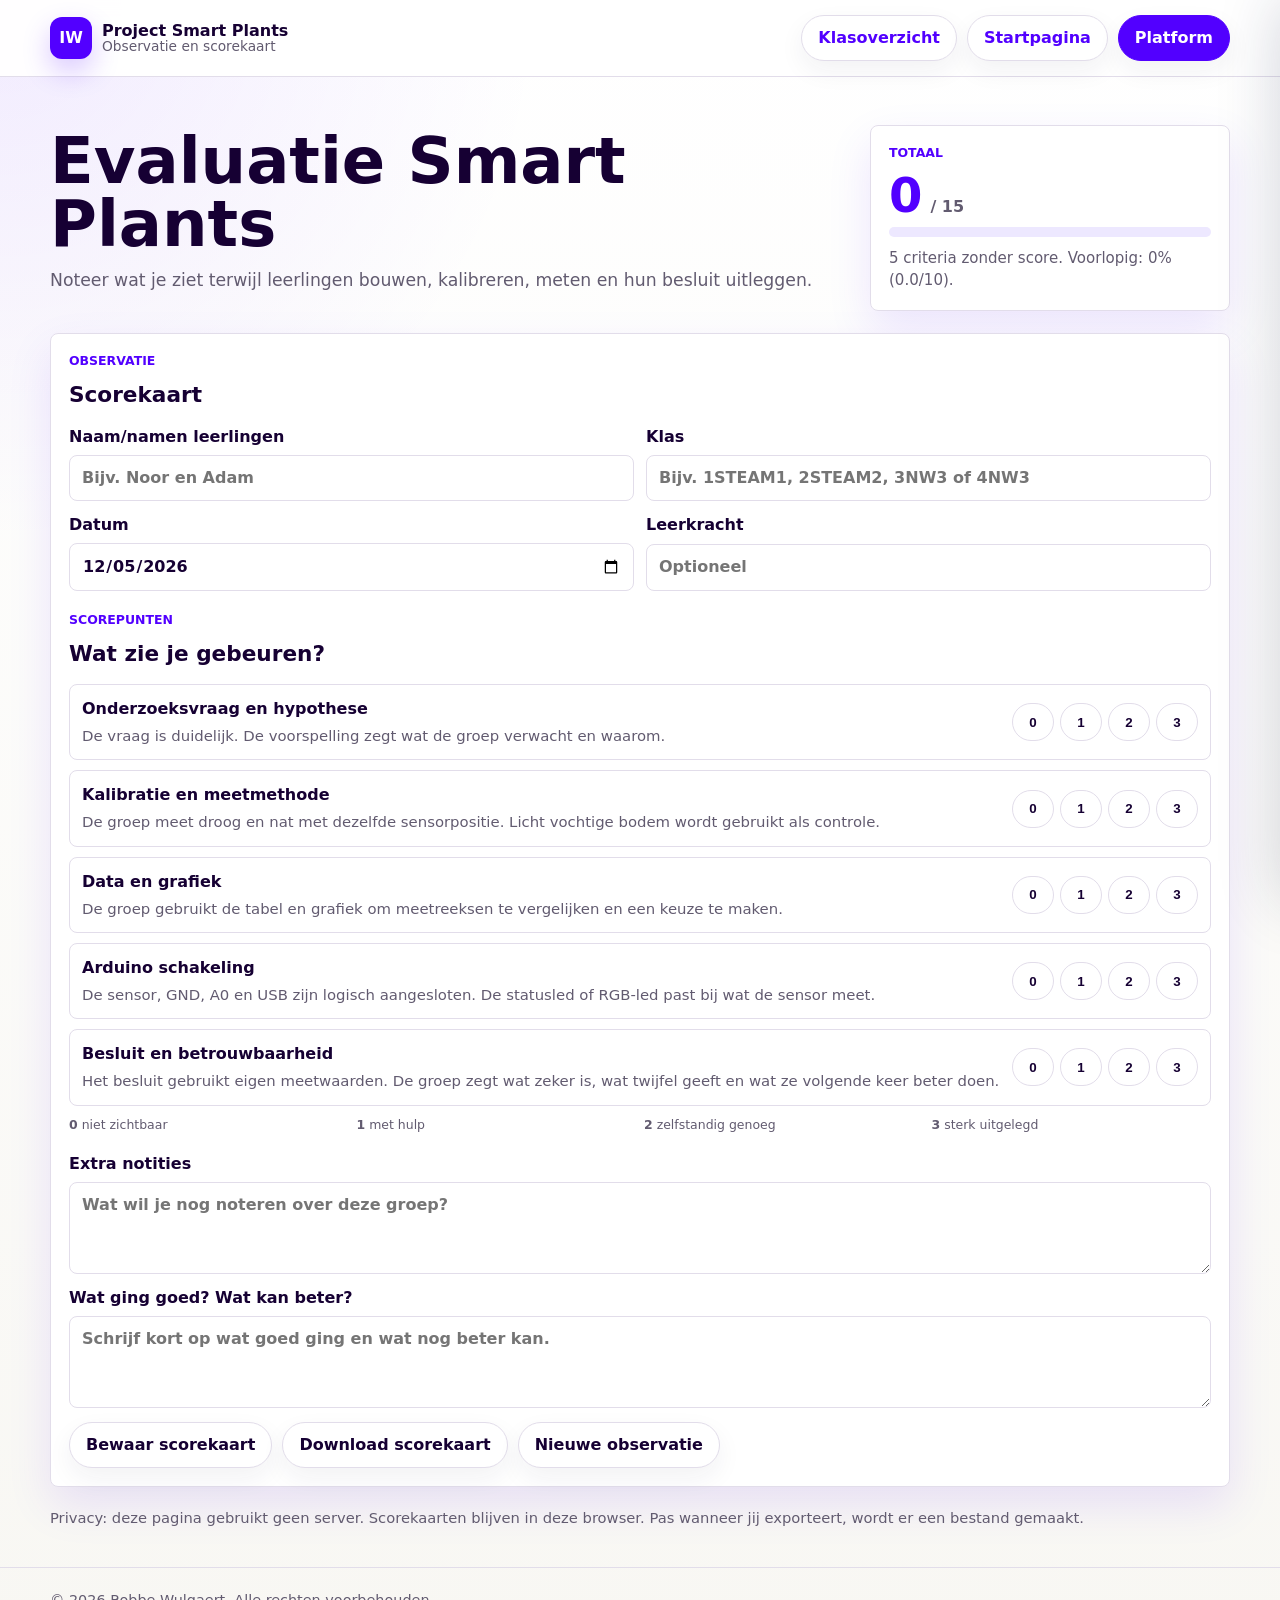
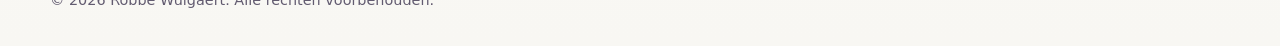
<file: projectsmartplants/evaluatie.html>
<!doctype html>
<!--
  Project Smart Plants - evaluatieformulier
  Copyright (c) 2026 Robbe Wulgaert
-->
<html lang="nl-BE">
<head>
  <meta charset="utf-8" />
  <meta name="viewport" content="width=device-width, initial-scale=1" />
  <title>Project Smart Plants - Evaluatie</title>
  <meta name="description" content="Leerkrachtformulier voor observatie en scorekaarten bij Project Smart Plants." />
  <meta name="author" content="Robbe Wulgaert, AI in de Klas, robbewulgaert.be" />
  <meta name="copyright" content="Copyright (c) 2026 Robbe Wulgaert" />
  <link rel="canonical" href="https://robbew.github.io/smartplants/evaluatie.html" />
  <meta property="og:url" content="https://robbew.github.io/smartplants/evaluatie.html" />

  <link rel="icon" type="image/png" href="favicon.png">
  <link rel="shortcut icon" type="image/png" href="favicon.png">
  <style>
    :root { --brand:#5200FF; --brand-dark:#3700B3; --aqua:#3dffd0; --ink:#160033; --muted:#625b70; --bg:#f8f7f3; --panel:#ffffff; --line:#e2ddea; --danger:#b42318; --shadow:0 18px 45px rgba(82,0,255,.10); --radius:8px; --font-body:system-ui, -apple-system, "Segoe UI", Arial, sans-serif; --motion-fast:150ms; --motion-medium:260ms; --motion-slow:520ms; --ease-standard:cubic-bezier(.2,0,0,1); --ease-out:cubic-bezier(.22,1,.36,1); }
    * { box-sizing:border-box; }
    html { scroll-behavior:smooth; }
    body { margin:0; background:radial-gradient(circle at top left, rgba(82,0,255,.08), transparent 34rem), linear-gradient(180deg,#fff 0%,var(--bg) 100%); color:var(--ink); font-family:var(--font-body); line-height:1.5; }
    body.drawer-open { overflow:hidden; }
    .drawer-toggle { position:fixed; inline-size:1px; block-size:1px; opacity:0; pointer-events:none; }
    a { color:inherit; }
    .skip-link { position:absolute; left:-999px; top:8px; background:var(--brand); color:#fff; padding:10px 14px; border-radius:999px; z-index:30; }
    .skip-link:focus { left:12px; }
    .site-header { position:sticky; top:0; z-index:12; background:rgba(255,255,255,.94); backdrop-filter:blur(14px); border-bottom:1px solid var(--line); }
    .nav { width:min(1180px, calc(100% - 32px)); margin:0 auto; min-height:76px; display:flex; align-items:center; justify-content:space-between; gap:16px; }
    .brand-link { display:flex; align-items:center; gap:10px; text-decoration:none; min-width:0; }
    .brand-mark { display:grid; place-items:center; width:42px; height:42px; border-radius:12px; background:var(--brand); color:#fff; font-weight:900; box-shadow:0 12px 28px rgba(82,0,255,.22); flex:0 0 auto; }
    .brand-copy { display:grid; line-height:1.1; }
    .brand-title { font-weight:900; }
    .brand-subtitle { color:var(--muted); font-size:.86rem; }
    .nav-actions, .actions { display:flex; align-items:center; justify-content:flex-end; gap:10px; flex-wrap:wrap; }
    .btn, button.btn { appearance:none; border:1px solid var(--line); border-radius:999px; min-height:42px; padding:10px 16px; background:#fff; color:var(--ink); font:inherit; font-weight:900; text-decoration:none; cursor:pointer; box-shadow:0 10px 26px rgba(26,34,76,.06); transition:transform var(--motion-medium) var(--ease-out), box-shadow var(--motion-medium) var(--ease-out), border-color var(--motion-fast) var(--ease-standard), background var(--motion-fast) var(--ease-standard), color var(--motion-fast) var(--ease-standard); }
    .btn:hover { border-color:rgba(82,0,255,.45); box-shadow:0 14px 30px rgba(82,0,255,.12); transform:translateY(-2px); }
    .btn:focus-visible, input:focus-visible, textarea:focus-visible { outline:3px solid rgba(61,255,208,.75); outline-offset:3px; }
    .btn-primary { background:var(--brand); border-color:var(--brand); color:#fff; }
    .btn-secondary { background:#fff; color:var(--brand); }
    .btn-danger { color:var(--danger); }
    .btn-small { min-height:34px; padding:7px 11px; font-size:.88rem; }
    main { width:min(1180px, calc(100% - 32px)); margin:0 auto; }
    .eval-hero { padding:48px 0 22px; display:grid; grid-template-columns:minmax(0, 1fr) minmax(260px, 360px); gap:24px; align-items:end; }
    h1, h2, h3, p { margin-top:0; }
    h1 { margin-bottom:12px; font-size:clamp(2rem, 5vw, 4rem); line-height:.98; letter-spacing:0; }
    .hero-lead { max-width:780px; color:var(--muted); font-size:1.08rem; }
    .section-kicker { margin:0 0 8px; color:var(--brand); font-size:.78rem; font-weight:900; letter-spacing:0; text-transform:uppercase; }
    .summary-panel, .panel, .class-drawer { background:var(--panel); border:1px solid var(--line); border-radius:var(--radius); box-shadow:var(--shadow); }
    .summary-panel { padding:18px; }
    .score-number { display:flex; align-items:baseline; gap:8px; margin:8px 0; }
    .score-number strong { font-size:3rem; line-height:1; color:var(--brand); }
    .score-number span { color:var(--muted); font-weight:800; }
    .meter { height:10px; border-radius:999px; background:#ede8ff; overflow:hidden; }
    .meter span { display:block; width:0%; height:100%; background:linear-gradient(90deg,var(--brand),var(--aqua)); transition:width var(--motion-medium) var(--ease-out); }
    .score-detail { margin:10px 0 0; color:var(--muted); font-size:.94rem; }
    .score-area { padding-bottom:44px; }
    .panel { padding:18px; }
    .panel-title, .drawer-header { display:flex; justify-content:space-between; gap:12px; align-items:start; margin-bottom:14px; }
    .panel-title h2, .drawer-header h2 { margin:0; font-size:1.35rem; }
    .muted { color:var(--muted); }
    .form-grid { display:grid; grid-template-columns:repeat(2, minmax(0, 1fr)); gap:12px; }
    label { display:grid; gap:6px; font-weight:900; color:var(--ink); }
    input, textarea { width:100%; border:1px solid var(--line); border-radius:var(--radius); padding:10px 12px; background:#fff; color:var(--ink); font:inherit; }
    textarea { resize:vertical; min-height:92px; }
    .wide { grid-column:1 / -1; }
    .rubric { display:grid; gap:10px; }
    .criterion { border:1px solid var(--line); border-radius:var(--radius); background:#fff; padding:12px; display:grid; grid-template-columns:minmax(0, 1fr) auto; gap:12px; align-items:center; transition:transform var(--motion-medium) var(--ease-out), box-shadow var(--motion-medium) var(--ease-out), border-color var(--motion-fast) var(--ease-standard); }
    .criterion:hover { border-color:rgba(82,0,255,.22); box-shadow:0 18px 42px rgba(32,20,54,.10); transform:translateY(-2px); }
    .criterion h3 { margin:0 0 4px; font-size:1rem; }
    .criterion p { margin:0; color:var(--muted); font-size:.93rem; }
    .score-scale { display:grid; grid-template-columns:repeat(4, 42px); gap:6px; }
    .score-button { appearance:none; height:38px; border:1px solid var(--line); border-radius:999px; background:#fff; color:var(--ink); font-weight:900; cursor:pointer; transition:transform var(--motion-medium) var(--ease-out), border-color var(--motion-fast) var(--ease-standard), background var(--motion-fast) var(--ease-standard), color var(--motion-fast) var(--ease-standard); }
    .score-button:hover, .score-button:focus-visible { border-color:var(--brand); transform:translateY(-1px); outline:none; }
    .score-button.is-active { background:var(--brand); border-color:var(--brand); color:#fff; }
    .score-legend { display:grid; grid-template-columns:repeat(4, 1fr); gap:8px; margin:10px 0 0; }
    .score-legend span { color:var(--muted); font-size:.78rem; }
    .actions { justify-content:flex-start; margin-top:14px; }
    .drawer-backdrop { position:fixed; inset:0; z-index:18; background:rgba(26,34,76,.34); opacity:0; pointer-events:none; transition:opacity var(--motion-medium) var(--ease-standard); }
    .class-drawer { position:fixed; top:0; right:0; left:auto; z-index:20; width:min(620px, calc(100vw - 20px)); height:100dvh; border-radius:0; border-right:0; transform:translate3d(104%,0,0); transition:transform var(--motion-medium) var(--ease-out); display:flex; flex-direction:column; padding:18px; box-shadow:-24px 0 60px rgba(26,34,76,.20); }
    body.drawer-open .drawer-backdrop, .drawer-backdrop.is-visible, .drawer-toggle:checked ~ .drawer-backdrop { opacity:1; pointer-events:auto; }
    body.drawer-open .class-drawer, .class-drawer.is-open, .drawer-toggle:checked ~ .class-drawer { transform:translate3d(0,0,0); }
    .drawer-tools { display:flex; flex-wrap:wrap; gap:8px; margin-bottom:12px; }
    .saved-table-wrap { overflow:auto; border:1px solid var(--line); border-radius:var(--radius); flex:1; min-height:0; }
    table { width:100%; border-collapse:collapse; min-width:520px; background:#fff; }
    th, td { padding:10px; border-bottom:1px solid var(--line); text-align:left; vertical-align:top; }
    th { font-size:.76rem; text-transform:uppercase; letter-spacing:0; color:var(--muted); background:#fbfaff; }
    tr:last-child td { border-bottom:0; }
    .card-actions { display:flex; gap:6px; flex-wrap:wrap; }
    .empty-state { color:var(--muted); margin:0; padding:16px; }
    .privacy-note { margin:20px 0 38px; color:var(--muted); font-size:.92rem; }
    footer { border-top:1px solid var(--line); padding:22px 0 34px; color:var(--muted); font-size:.9rem; }
    .footer-inner { width:min(1180px, calc(100% - 32px)); margin:0 auto; }
    @keyframes eval-soft-rise { from { opacity:0; transform:translate3d(0,12px,0); } to { opacity:1; transform:translate3d(0,0,0); } }
    @media (prefers-reduced-motion:no-preference) { .eval-hero, .score-area, .privacy-note { animation:eval-soft-rise var(--motion-slow) var(--ease-out) both; } .score-area { animation-delay:70ms; } }
    @media (prefers-reduced-motion:reduce) { *, *::before, *::after { scroll-behavior:auto !important; animation-duration:.001ms !important; animation-iteration-count:1 !important; transition-duration:.001ms !important; } }
    @media (max-width:900px) { .eval-hero { grid-template-columns:1fr; } .summary-panel { order:-1; } .criterion { grid-template-columns:1fr; } .score-scale { grid-template-columns:repeat(4, minmax(44px, 1fr)); } }
    @media (max-width:640px) { .nav { align-items:flex-start; padding:12px 0; flex-direction:column; } .nav-actions { width:100%; justify-content:flex-start; } .form-grid, .score-legend { grid-template-columns:1fr; } h1 { font-size:2.2rem; } }
    @media print { .site-header, .actions, .drawer-backdrop, .class-drawer, .privacy-note { display:none !important; } body { background:#fff; } main { width:100%; } .panel, .summary-panel { box-shadow:none; } .eval-hero { display:block; } }
  </style>
</head>
<body>
  <input class="drawer-toggle" id="drawerToggle" type="checkbox" aria-hidden="true" />
  <a class="skip-link" href="#main">Spring naar evaluatie</a>
  <header class="site-header">
    <nav class="nav" aria-label="Hoofdnavigatie">
      <a class="brand-link" href="index.html" aria-label="Project Smart Plants">
        <span class="brand-mark">IW</span>
        <span class="brand-copy"><span class="brand-title">Project Smart Plants</span><span class="brand-subtitle">Observatie en scorekaart</span></span>
      </a>
      <div class="nav-actions"><label class="btn btn-secondary" id="openClassDrawer" for="drawerToggle" role="button" tabindex="0">Klasoverzicht</label><a class="btn btn-secondary" href="index.html">Startpagina</a><a class="btn btn-primary" href="platform.html">Platform</a></div>
    </nav>
  </header>
  <main id="main">
    <section class="eval-hero"><div><h1>Evaluatie Smart Plants</h1><p class="hero-lead">Noteer wat je ziet terwijl leerlingen bouwen, kalibreren, meten en hun besluit uitleggen.</p></div><aside class="summary-panel" aria-live="polite"><p class="section-kicker">Totaal</p><div class="score-number"><strong id="scoreTotal">0</strong><span id="scoreMax">/ 15</span></div><div class="meter" aria-hidden="true"><span id="scoreMeter"></span></div><p class="score-detail" id="scoreDetail">Nog geen criteria gescoord.</p></aside></section>
    <section class="score-area panel" aria-labelledby="formTitle"><div class="panel-title"><div><p class="section-kicker">Observatie</p><h2 id="formTitle">Scorekaart</h2></div></div><div class="form-grid"><label>Naam/namen leerlingen<input id="studentNames" autocomplete="off" placeholder="Bijv. Noor en Adam" /></label><label>Klas<input id="className" autocomplete="off" placeholder="Bijv. 1STEAM1, 2STEAM2, 3NW3 of 4NW3" /></label><label>Datum<input id="dateInput" type="date" /></label><label>Leerkracht<input id="teacherName" autocomplete="off" placeholder="Optioneel" /></label></div><div class="panel-title" style="margin-top:20px;"><div><p class="section-kicker">Scorepunten</p><h2>Wat zie je gebeuren?</h2></div></div><div id="rubric" class="rubric"></div><div class="score-legend" aria-label="Scorelegende"><span><strong>0</strong> niet zichtbaar</span><span><strong>1</strong> met hulp</span><span><strong>2</strong> zelfstandig genoeg</span><span><strong>3</strong> sterk uitgelegd</span></div><div class="form-grid" style="margin-top:18px;"><label class="wide">Extra notities<textarea id="notes" placeholder="Wat wil je nog noteren over deze groep?"></textarea></label><label class="wide">Wat ging goed? Wat kan beter?<textarea id="nextStep" placeholder="Schrijf kort op wat goed ging en wat nog beter kan."></textarea></label></div><div class="actions"><button class="btn btn-primary" id="saveCard" type="button">Bewaar scorekaart</button><button class="btn btn-secondary" id="downloadCard" type="button">Download scorekaart</button><button class="btn" id="newCard" type="button">Nieuwe observatie</button></div></section>
    <p class="privacy-note">Privacy: deze pagina gebruikt geen server. Scorekaarten blijven in deze browser. Pas wanneer jij exporteert, wordt er een bestand gemaakt.</p>
  </main>
  <label class="drawer-backdrop" id="drawerBackdrop" for="drawerToggle" aria-hidden="true"></label>
  <aside class="class-drawer" id="classDrawer" aria-labelledby="savedTitle" aria-hidden="true" tabindex="-1"><div class="drawer-header"><div><p class="section-kicker">Klasoverzicht</p><h2 id="savedTitle">Bewaarde scorekaarten</h2><p class="muted">Alles blijft lokaal in deze browser tot je exporteert of wist.</p></div><label class="btn btn-small" id="closeClassDrawer" for="drawerToggle" role="button" tabindex="0">Sluiten</label></div><div class="drawer-tools"><button class="btn btn-secondary" id="exportCsv" type="button">Exporteer CSV</button><button class="btn" id="exportJson" type="button">Backup JSON</button><button class="btn" id="importJsonButton" type="button">Importeer JSON</button><button class="btn btn-danger" id="clearAll" type="button">Wis alles</button><input id="importJson" type="file" accept="application/json,.json" hidden /></div><div class="saved-table-wrap"><table><thead><tr><th>Leerlingen</th><th>Klas</th><th>Score</th><th>Acties</th></tr></thead><tbody id="savedCards"></tbody></table><p class="empty-state" id="emptyState">Nog geen scorekaarten bewaard.</p></div></aside>
  <footer><div class="footer-inner">&copy; 2026 Robbe Wulgaert. Alle rechten voorbehouden.</div></footer>
  <script>
    const PROJECT = {
  "id": "smart-plants",
  "title": "Project Smart Plants",
  "shortTitle": "Smart Plants",
  "root": "projectsmartplants",
  "storageKey": "aiindeklas:evaluatie:smart-plants",
  "platformHref": "platform.html",
  "criteria": [
    {
      "name": "Onderzoeksvraag en hypothese",
      "focus": "De vraag is duidelijk. De voorspelling zegt wat de groep verwacht en waarom."
    },
    {
      "name": "Kalibratie en meetmethode",
      "focus": "De groep meet droog en nat met dezelfde sensorpositie. Licht vochtige bodem wordt gebruikt als controle."
    },
    {
      "name": "Data en grafiek",
      "focus": "De groep gebruikt de tabel en grafiek om meetreeksen te vergelijken en een keuze te maken."
    },
    {
      "name": "Arduino schakeling",
      "focus": "De sensor, GND, A0 en USB zijn logisch aangesloten. De statusled of RGB-led past bij wat de sensor meet."
    },
    {
      "name": "Besluit en betrouwbaarheid",
      "focus": "Het besluit gebruikt eigen meetwaarden. De groep zegt wat zeker is, wat twijfel geeft en wat ze volgende keer beter doen."
    }
  ]
};
    const SCORE_LABELS = ["niet zichtbaar", "met hulp", "zelfstandig genoeg", "sterk uitgelegd"];
    const state = { scores: PROJECT.criteria.map(() => null), editingId: null };
    const $ = (selector) => document.querySelector(selector);
    const rubric = $("#rubric");
    const savedCardsBody = $("#savedCards");
    const emptyState = $("#emptyState");
    const drawer = $("#classDrawer");
    const drawerBackdrop = $("#drawerBackdrop");
    const drawerToggle = $("#drawerToggle");
    function escapeHtml(value) { return String(value ?? "").replaceAll("&", "&amp;").replaceAll("<", "&lt;").replaceAll(">", "&gt;").replaceAll('"', "&quot;"); }
    function todayIso() { return new Date().toISOString().slice(0, 10); }
    const storage = (() => { try { const testKey = PROJECT.storageKey + ":test"; localStorage.setItem(testKey, "1"); localStorage.removeItem(testKey); return localStorage; } catch (error) { const memory = new Map(); return { getItem: (key) => memory.get(key) || null, setItem: (key, value) => memory.set(key, String(value)) }; } })();
    function loadCards() { try { const parsed = JSON.parse(storage.getItem(PROJECT.storageKey) || "[]"); return Array.isArray(parsed) ? parsed : []; } catch (error) { return []; } }
    function saveCards(cards) { try { storage.setItem(PROJECT.storageKey, JSON.stringify(cards)); } catch (error) { alert("Bewaren lukt niet in deze browsercontext. Open de pagina via GitHub Pages of localhost."); } }
    function scoreInfo(total) { const max = PROJECT.criteria.length * 3; const percent = max ? Math.round((total / max) * 100) : 0; let label = "nog oefenen"; if (percent >= 85) label = "sterk"; else if (percent >= 70) label = "goed op weg"; else if (percent >= 55) label = "basis zichtbaar"; return { max, percent, label, score10: (percent / 10).toFixed(1) }; }
    function totalScore() { return state.scores.reduce((sum, score) => sum + (Number.isFinite(score) ? score : 0), 0); }
    function updateScore() { const total = totalScore(); const info = scoreInfo(total); const missing = state.scores.filter((score) => score === null).length; $("#scoreTotal").textContent = total; $("#scoreMax").textContent = "/ " + info.max; $("#scoreMeter").style.width = info.percent + "%"; $("#scoreDetail").textContent = missing ? missing + " criteria zonder score. Voorlopig: " + info.percent + "% (" + info.score10 + "/10)." : info.percent + "% - " + info.label + " (" + info.score10 + "/10)."; document.querySelectorAll(".score-button").forEach((button) => { const index = Number(button.dataset.index); const score = Number(button.dataset.score); button.classList.toggle("is-active", state.scores[index] === score); button.setAttribute("aria-pressed", String(state.scores[index] === score)); }); }
    function renderRubric() { rubric.innerHTML = PROJECT.criteria.map((criterion, index) => { const buttons = [0, 1, 2, 3].map((score) => '<button class="score-button" type="button" data-index="' + index + '" data-score="' + score + '" aria-pressed="false" title="' + SCORE_LABELS[score] + '">' + score + '</button>').join(""); return '<article class="criterion"><div><h3>' + escapeHtml(criterion.name) + '</h3><p>' + escapeHtml(criterion.focus) + '</p></div><div class="score-scale" role="group" aria-label="Score voor ' + escapeHtml(criterion.name) + '">' + buttons + '</div></article>'; }).join(""); }
    function currentCard() { const total = totalScore(); const info = scoreInfo(total); return { id: state.editingId || String(Date.now()), projectId: PROJECT.id, projectTitle: PROJECT.title, createdAt: new Date().toISOString(), date: $("#dateInput").value || todayIso(), teacher: $("#teacherName").value.trim(), students: $("#studentNames").value.trim(), className: $("#className").value.trim(), scores: PROJECT.criteria.map((criterion, index) => ({ name: criterion.name, focus: criterion.focus, score: state.scores[index], label: state.scores[index] === null ? "niet gescoord" : SCORE_LABELS[state.scores[index]] })), total, max: info.max, percent: info.percent, score10: info.score10, level: info.label, notes: $("#notes").value.trim(), nextStep: $("#nextStep").value.trim() }; }
    function saveCurrentCard() { const card = currentCard(); if (!card.students) { alert("Vul minstens de naam of namen van de leerlingen in."); return; } const cards = loadCards(); const index = cards.findIndex((item) => item.id === card.id); if (index >= 0) cards[index] = card; else cards.unshift(card); state.editingId = card.id; saveCards(cards); renderSavedCards(); }
    function resetForm() { state.editingId = null; state.scores = PROJECT.criteria.map(() => null); ["#studentNames", "#className", "#teacherName", "#notes", "#nextStep"].forEach((selector) => { $(selector).value = ""; }); $("#dateInput").value = todayIso(); updateScore(); }
    function applyCard(card) { state.editingId = card.id; state.scores = PROJECT.criteria.map((criterion, index) => { const saved = card.scores?.[index]?.score; return Number.isFinite(saved) ? saved : null; }); $("#studentNames").value = card.students || ""; $("#className").value = card.className || ""; $("#teacherName").value = card.teacher || ""; $("#dateInput").value = card.date || todayIso(); $("#notes").value = card.notes || ""; $("#nextStep").value = card.nextStep || ""; hideClassDrawer(); updateScore(); window.scrollTo({ top: 0, behavior: "smooth" }); }
    function deleteCard(id) { const cards = loadCards().filter((card) => card.id !== id); if (state.editingId === id) resetForm(); saveCards(cards); renderSavedCards(); }
    function renderSavedCards() { const cards = loadCards(); emptyState.hidden = cards.length > 0; savedCardsBody.innerHTML = cards.map((card) => '<tr><td><strong>' + escapeHtml(card.students || "zonder naam") + '</strong><br><span class="muted">' + escapeHtml(card.date || "") + '</span></td><td>' + escapeHtml(card.className || "-") + '</td><td><strong>' + card.total + '/' + card.max + '</strong><br><span class="muted">' + card.percent + '% - ' + escapeHtml(card.score10) + '/10</span></td><td><div class="card-actions"><button class="btn btn-small" type="button" data-action="load" data-id="' + escapeHtml(card.id) + '">Laad</button><button class="btn btn-small" type="button" data-action="download" data-id="' + escapeHtml(card.id) + '">Download</button><button class="btn btn-small btn-danger" type="button" data-action="delete" data-id="' + escapeHtml(card.id) + '">Verwijder</button></div></td></tr>').join(""); }
    function downloadFile(filename, content, type) { const blob = new Blob([content], { type }); const url = URL.createObjectURL(blob); const link = document.createElement("a"); link.href = url; link.download = filename; document.body.appendChild(link); link.click(); link.remove(); URL.revokeObjectURL(url); }
    function slug(value) { return String(value || "scorekaart").toLowerCase().normalize("NFD").replace(/[\u0300-\u036f]/g, "").replace(/[^a-z0-9]+/g, "-").replace(/^-|-$/g, ""); }
    function scoreCardHtml(card) { const rows = card.scores.map((item) => '<tr><td>' + escapeHtml(item.name) + '</td><td>' + (item.score ?? "-") + '</td><td>' + escapeHtml(item.label) + '</td><td>' + escapeHtml(item.focus) + '</td></tr>').join(""); return '<!doctype html><html lang="nl-BE"><head><meta charset="utf-8"><title>' + escapeHtml(card.projectTitle) + ' - scorekaart</title><style>body{font-family:system-ui,-apple-system,\"Segoe UI\",Arial,sans-serif;color:#160033;margin:32px;line-height:1.5}h1{color:#5200FF}table{width:100%;border-collapse:collapse}td,th{border:1px solid #e2ddea;padding:8px;text-align:left}th{background:#f7f3ff}.muted{color:#625b70}</style></head><body><h1>' + escapeHtml(card.projectTitle) + ' - scorekaart</h1><p><strong>Leerlingen:</strong> ' + escapeHtml(card.students) + '<br><strong>Klas:</strong> ' + escapeHtml(card.className) + '<br><strong>Datum:</strong> ' + escapeHtml(card.date) + '</p><h2>Score: ' + card.total + '/' + card.max + ' - ' + card.percent + '% - ' + escapeHtml(card.score10) + '/10</h2><table><thead><tr><th>Criterium</th><th>Score</th><th>Label</th><th>Waarop gelet?</th></tr></thead><tbody>' + rows + '</tbody></table><h2>Notities</h2><p>' + escapeHtml(card.notes || "-") + '</p><h2>Wat ging goed? Wat kan beter?</h2><p>' + escapeHtml(card.nextStep || "-") + '</p><p class="muted">&copy; 2026 Robbe Wulgaert. Alle rechten voorbehouden.</p></body></html>'; }
    function downloadCard(card = currentCard()) { downloadFile(slug(PROJECT.shortTitle + '-' + card.students + '-' + card.date) + '.html', scoreCardHtml(card), 'text/html;charset=utf-8'); }
    function csvValue(value) { const text = String(value ?? ""); return '"' + text.replaceAll('"', '""') + '"'; }
    function exportCsv() { const cards = loadCards(); if (!cards.length) { alert("Er zijn nog geen scorekaarten om te exporteren."); return; } const header = ["project", "datum", "klas", "leerlingen", "totaal", "max", "percentage", "score_op_10", "niveau", "notities", "wat_ging_goed_wat_kan_beter", ...PROJECT.criteria.map((criterion) => criterion.name)]; const rows = cards.map((card) => [card.projectTitle, card.date, card.className, card.students, card.total, card.max, card.percent, card.score10, card.level, card.notes, card.nextStep, ...PROJECT.criteria.map((criterion, index) => card.scores?.[index]?.score ?? "")]); const csv = [header, ...rows].map((row) => row.map(csvValue).join(";")).join("\n"); downloadFile(slug(PROJECT.shortTitle + '-klasoverzicht') + '.csv', '\uFEFF' + csv, 'text/csv;charset=utf-8'); }
    function exportJson() { const cards = loadCards(); downloadFile(slug(PROJECT.shortTitle + '-scorekaarten') + '.json', JSON.stringify({ project: PROJECT, cards }, null, 2), 'application/json;charset=utf-8'); }
    function importJsonFile(file) { if (!file) return; const reader = new FileReader(); reader.onload = () => { try { const parsed = JSON.parse(String(reader.result || "{}")); const incoming = Array.isArray(parsed) ? parsed : parsed.cards; if (!Array.isArray(incoming)) throw new Error("Geen scorekaarten gevonden."); const existing = loadCards(); const byId = new Map(existing.map((card) => [card.id, card])); incoming.forEach((card) => { if (card && card.projectId === PROJECT.id && card.id) byId.set(card.id, card); }); saveCards(Array.from(byId.values()).sort((a, b) => String(b.createdAt).localeCompare(String(a.createdAt)))); renderSavedCards(); } catch (error) { alert("Dit JSON-bestand past niet bij deze evaluatiepagina."); } }; reader.readAsText(file); }
    function showClassDrawer() { drawerToggle.checked = true; window.requestAnimationFrame(() => { document.body.classList.add("drawer-open"); drawer.classList.add("is-open"); drawerBackdrop.classList.add("is-visible"); drawer.setAttribute("aria-hidden", "false"); drawer.focus({ preventScroll: true }); }); renderSavedCards(); }
    function hideClassDrawer() { drawerToggle.checked = false; document.body.classList.remove("drawer-open"); drawer.classList.remove("is-open"); drawerBackdrop.classList.remove("is-visible"); drawer.setAttribute("aria-hidden", "true"); }
    rubric.addEventListener("click", (event) => { const button = event.target.closest(".score-button"); if (!button) return; state.scores[Number(button.dataset.index)] = Number(button.dataset.score); updateScore(); });
    savedCardsBody.addEventListener("click", (event) => { const button = event.target.closest("button[data-action]"); if (!button) return; const id = button.dataset.id; const cards = loadCards(); const card = cards.find((item) => item.id === id); if (button.dataset.action === "load" && card) applyCard(card); if (button.dataset.action === "download" && card) downloadCard(card); if (button.dataset.action === "delete" && confirm("Deze scorekaart verwijderen?")) deleteCard(id); });
    $("#saveCard").addEventListener("click", saveCurrentCard); $("#downloadCard").addEventListener("click", () => downloadCard(currentCard())); $("#newCard").addEventListener("click", resetForm); $("#openClassDrawer").addEventListener("click", (event) => { event.preventDefault(); showClassDrawer(); }); $("#openClassDrawer").addEventListener("keydown", (event) => { if (event.key === "Enter" || event.key === " ") { event.preventDefault(); showClassDrawer(); } }); $("#closeClassDrawer").addEventListener("click", (event) => { event.preventDefault(); hideClassDrawer(); }); $("#closeClassDrawer").addEventListener("keydown", (event) => { if (event.key === "Enter" || event.key === " ") { event.preventDefault(); hideClassDrawer(); } }); drawerBackdrop.addEventListener("click", (event) => { event.preventDefault(); hideClassDrawer(); }); document.addEventListener("keydown", (event) => { if (event.key === "Escape") hideClassDrawer(); }); $("#exportCsv").addEventListener("click", exportCsv); $("#exportJson").addEventListener("click", exportJson); $("#importJsonButton").addEventListener("click", () => $("#importJson").click()); $("#importJson").addEventListener("change", (event) => importJsonFile(event.target.files[0])); $("#clearAll").addEventListener("click", () => { if (!confirm("Alle scorekaarten voor dit project wissen?")) return; saveCards([]); resetForm(); renderSavedCards(); });
    renderRubric(); $("#dateInput").value = todayIso(); updateScore(); renderSavedCards();
  </script>
</body>
</html>
</file>
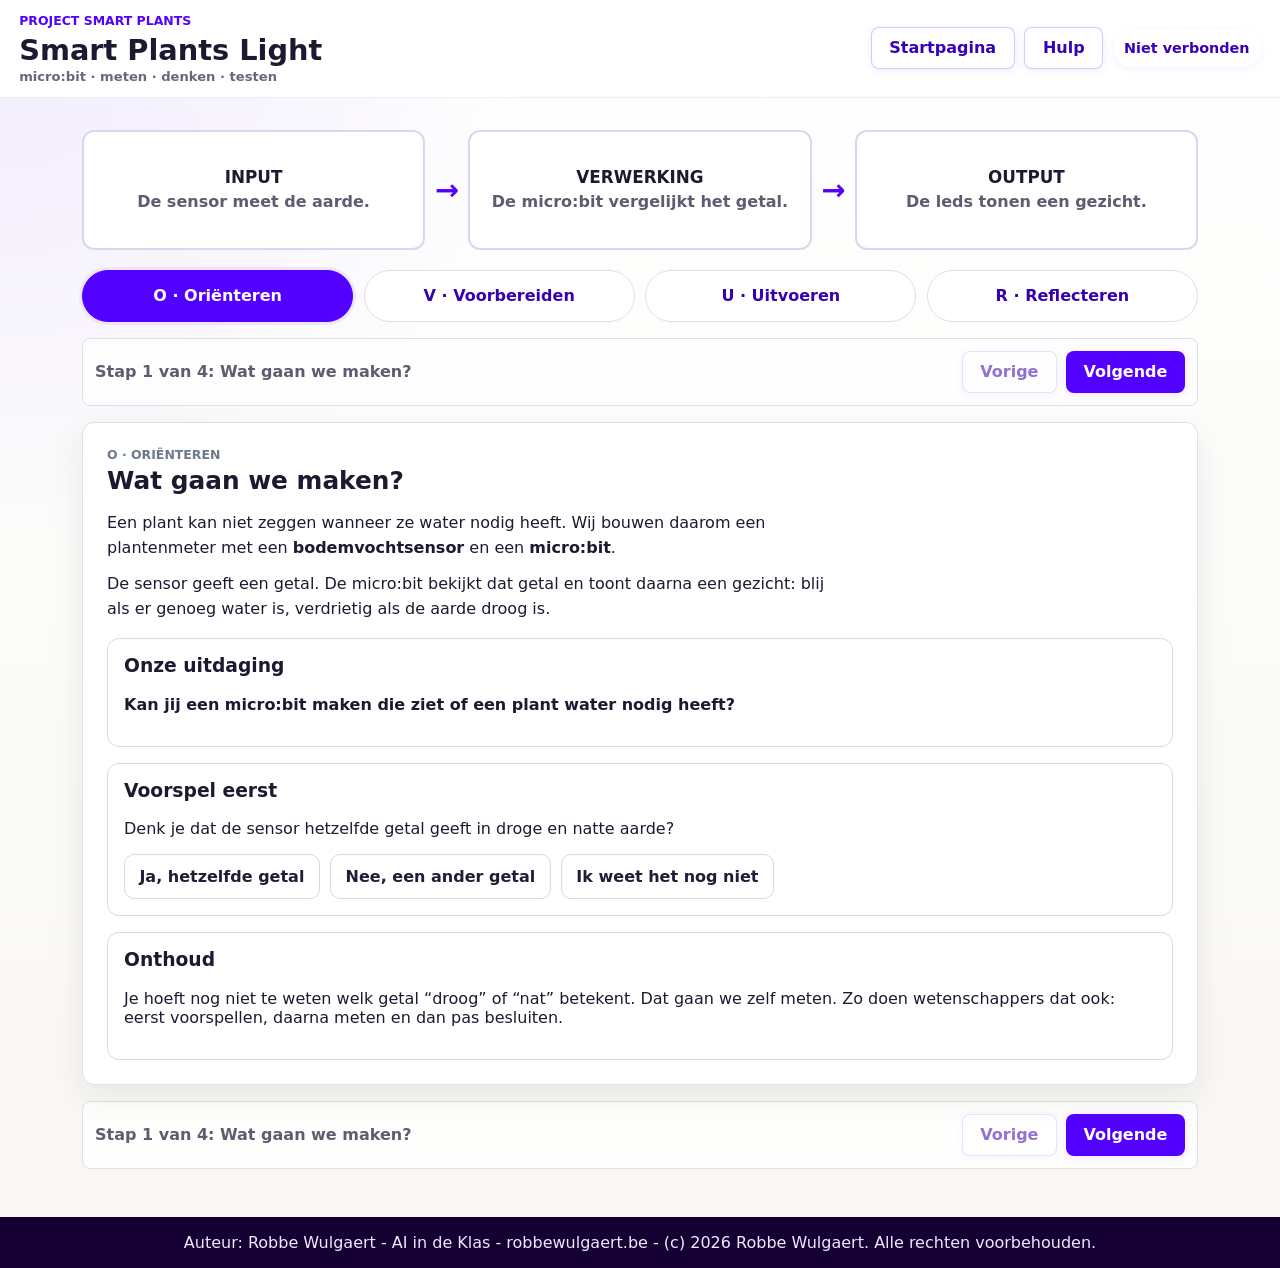
<file: projectsmartplants/platform_light.html>
<!doctype html>
<!--
  Project Smart Plants - Platform Light
  Copyright (c) 2026 Robbe Wulgaert
-->
<html lang="nl-BE">
<head>
  <meta charset="utf-8" />
  <meta name="viewport" content="width=device-width, initial-scale=1" />
  <title>Smart Plants Light</title>
  <meta
    name="description"
    content="Een eenvoudige Smart Plants-omgeving voor leerlingen van ongeveer 10 jaar. Leer input, verwerking, output en OVUR met een micro:bit en bodemvochtsensor."
  />
  <meta name="author" content="Robbe Wulgaert, AI in de Klas, robbewulgaert.be" />
  <meta name="copyright" content="Copyright (c) 2026 Robbe Wulgaert" />
  <link rel="icon" type="image/png" href="favicon.png" />
  <link rel="shortcut icon" type="image/png" href="favicon.png" />
  <link rel="stylesheet" href="style.css" />

  <style>
    /* Alleen aanvullingen voor de light-versie.
       De bestaande Smart Plants-huisstijl blijft in style.css staan. */

    .platform-light {
      --light-radius: 12px;
      --light-soft: #f7f4ff;
      --light-line: #ddd5ef;
      --light-ok: #eaf9f1;
      --light-warn: #fff6dc;
      --light-danger: #fff0f1;
    }

    .platform-light .app-shell {
      max-width: 1180px;
    }

    .platform-light .workflow-nav {
      grid-template-columns: repeat(4, minmax(0, 1fr));
    }

    .platform-light .workflow-step {
      min-height: 3.25rem;
      display: flex;
      align-items: center;
      justify-content: center;
      text-align: center;
    }

    .platform-light .workflow-section {
      border-radius: var(--light-radius);
    }

    .light-intro {
      display: grid;
      gap: 0.75rem;
      margin-bottom: 1rem;
    }

    .light-intro p {
      max-width: 72ch;
      margin: 0;
      line-height: 1.55;
    }

    .ipo-strip {
      display: grid;
      grid-template-columns: 1fr auto 1fr auto 1fr;
      gap: 0.6rem;
      align-items: stretch;
      margin: 1rem 0 1.25rem;
    }

    .ipo-card {
      min-height: 7.5rem;
      display: grid;
      align-content: center;
      gap: 0.3rem;
      border: 2px solid var(--light-line);
      border-radius: var(--light-radius);
      padding: 1rem;
      background: #fff;
      text-align: center;
    }

    .ipo-card strong {
      font-size: 1.05rem;
    }

    .ipo-card span {
      color: var(--muted);
      font-weight: 700;
      line-height: 1.35;
    }

    .ipo-card.is-active {
      border-color: var(--primary);
      background: var(--light-soft);
      box-shadow: 0 0 0 3px rgba(82, 0, 255, 0.08);
    }

    .ipo-arrow {
      align-self: center;
      font-size: 1.8rem;
      font-weight: 900;
      color: var(--primary);
    }

    .challenge-card,
    .guide-card,
    .measure-card,
    .zone-card,
    .code-card,
    .reflection-card {
      border: 1px solid var(--light-line);
      border-radius: var(--light-radius);
      padding: 1rem;
      background: #fff;
    }

    .challenge-card h3,
    .guide-card h3,
    .measure-card h3,
    .zone-card h3,
    .code-card h3,
    .reflection-card h3 {
      margin-top: 0;
    }

    .choice-row {
      display: flex;
      flex-wrap: wrap;
      gap: 0.65rem;
      margin-top: 0.75rem;
    }

    .choice-button {
      min-height: 2.8rem;
      border: 1px solid var(--light-line);
      border-radius: 10px;
      padding: 0.65rem 0.9rem;
      background: #fff;
      color: #241b36;
      font: inherit;
      font-weight: 800;
      cursor: pointer;
    }

    .choice-button.is-selected {
      border-color: var(--primary);
      background: var(--light-soft);
      color: var(--primary-dark);
      box-shadow: 0 0 0 2px rgba(82, 0, 255, 0.08);
    }

    .schema-light-layout {
      display: grid;
      grid-template-columns: minmax(0, 1.35fr) minmax(280px, 0.65fr);
      gap: 1rem;
      align-items: start;
    }

    .schema-light-figure {
      margin: 0;
      border: 1px solid var(--light-line);
      border-radius: var(--light-radius);
      overflow: hidden;
      background: #f5f5f7;
    }

    .schema-light-figure img {
      display: block;
      width: 100%;
      height: auto;
      background: #f5f5f7;
    }

    .schema-light-figure figcaption {
      padding: 0.8rem 1rem;
      background: #fff;
      color: var(--muted);
      font-weight: 700;
      line-height: 1.4;
    }

    .light-checklist {
      display: grid;
      gap: 0.65rem;
    }

    .light-checklist label {
      grid-template-columns: auto 1fr;
      align-items: start;
      gap: 0.7rem;
      border: 1px solid var(--light-line);
      border-radius: 10px;
      padding: 0.8rem;
      background: #fff;
    }

    .light-checklist input {
      width: 1.2rem;
      height: 1.2rem;
      margin-top: 0.12rem;
    }

    .safety-card {
      margin-top: 1rem;
      border-left: 5px solid var(--warning);
      border-radius: 10px;
      padding: 0.9rem 1rem;
      background: var(--light-warn);
      color: #473400;
      font-weight: 700;
      line-height: 1.5;
    }

    .execute-grid {
      display: grid;
      gap: 1rem;
    }

    .substep-card {
      position: relative;
      border: 1px solid var(--light-line);
      border-radius: var(--light-radius);
      padding: 1rem;
      background: #fff;
    }

    .substep-card.is-complete {
      border-color: rgba(0, 166, 106, 0.45);
      background: var(--light-ok);
    }

    .substep-heading {
      display: flex;
      gap: 0.75rem;
      align-items: flex-start;
      margin-bottom: 0.75rem;
    }

    .substep-number {
      flex: 0 0 auto;
      width: 2rem;
      height: 2rem;
      display: grid;
      place-items: center;
      border-radius: 999px;
      background: var(--primary);
      color: #fff;
      font-weight: 900;
    }

    .substep-heading h3 {
      margin: 0;
      font-size: 1.1rem;
    }

    .substep-heading p {
      margin: 0.25rem 0 0;
      color: var(--muted);
      line-height: 1.45;
    }

    .connect-panel {
      display: flex;
      flex-wrap: wrap;
      gap: 0.75rem;
      align-items: center;
    }

    .sensor-live {
      display: grid;
      grid-template-columns: minmax(170px, 0.45fr) 1fr;
      gap: 1rem;
      margin-top: 0.8rem;
      align-items: stretch;
    }

    .sensor-number {
      min-height: 8rem;
      display: grid;
      align-content: center;
      justify-items: center;
      border: 2px solid var(--primary);
      border-radius: var(--light-radius);
      background: var(--light-soft);
    }

    .sensor-number span {
      color: var(--muted);
      font-size: 0.9rem;
      font-weight: 800;
    }

    .sensor-number strong {
      font-size: clamp(2.4rem, 8vw, 4rem);
      line-height: 1;
    }

    .sensor-explanation {
      display: grid;
      align-content: center;
      gap: 0.4rem;
      border: 1px solid var(--light-line);
      border-radius: var(--light-radius);
      padding: 1rem;
      background: #fff;
      line-height: 1.5;
    }

    .capture-area {
      display: grid;
      grid-template-columns: repeat(3, minmax(0, 1fr));
      gap: 0.65rem;
      margin: 0.8rem 0;
    }

    .reading-slot {
      min-height: 5.5rem;
      display: grid;
      place-items: center;
      border: 2px dashed var(--light-line);
      border-radius: 10px;
      background: #fcfbff;
      text-align: center;
    }

    .reading-slot strong {
      display: block;
      font-size: 1.55rem;
    }

    .reading-slot span {
      color: var(--muted);
      font-size: 0.82rem;
      font-weight: 750;
    }

    .reading-slot.has-value {
      border-style: solid;
      border-color: rgba(82, 0, 255, 0.28);
      background: var(--light-soft);
    }

    .capture-actions {
      display: flex;
      flex-wrap: wrap;
      gap: 0.6rem;
      align-items: center;
    }

    .average-line {
      margin: 0.6rem 0 0;
      color: var(--muted);
      font-weight: 750;
    }

    .average-line strong {
      color: #241b36;
    }

    .zone-scale {
      margin-top: 1rem;
      display: grid;
      grid-template-columns: repeat(3, 1fr);
      border: 1px solid var(--light-line);
      border-radius: var(--light-radius);
      overflow: hidden;
    }

    .zone {
      min-height: 7rem;
      display: grid;
      align-content: center;
      gap: 0.3rem;
      padding: 0.9rem;
      text-align: center;
      border-right: 1px solid var(--light-line);
    }

    .zone:last-child {
      border-right: 0;
    }

    .zone-dry {
      background: var(--light-danger);
    }

    .zone-good {
      background: var(--light-ok);
    }

    .zone-wet {
      background: #eef8ff;
    }

    .zone strong {
      font-size: 1.05rem;
    }

    .zone span {
      color: var(--muted);
      font-size: 0.9rem;
      font-weight: 750;
      line-height: 1.35;
    }

    .direction-note {
      margin-top: 0.8rem;
      padding: 0.75rem 0.9rem;
      border-radius: 10px;
      background: #f8f7fb;
      color: #4c445c;
      font-weight: 750;
      line-height: 1.5;
    }

    .logic-demo {
      display: grid;
      grid-template-columns: 1fr auto 1.25fr auto 1fr;
      gap: 0.5rem;
      align-items: stretch;
      margin: 1rem 0;
    }

    .logic-box {
      display: grid;
      align-content: center;
      gap: 0.2rem;
      min-height: 6rem;
      border: 1px solid var(--light-line);
      border-radius: 10px;
      padding: 0.75rem;
      text-align: center;
      background: #fff;
    }

    .logic-box strong {
      font-size: 1.15rem;
    }

    .logic-arrow {
      align-self: center;
      font-weight: 900;
      color: var(--primary);
      font-size: 1.35rem;
    }

    .code-preview {
      margin: 0.8rem 0;
      border-radius: 10px;
      padding: 1rem;
      overflow-x: auto;
      background: #1e1b26;
      color: #f9f7ff;
      font: 0.92rem/1.55 ui-monospace, SFMono-Regular, Consolas, "Liberation Mono", monospace;
      white-space: pre;
    }

    .makecode-diagram {
      margin: 0.85rem 0 1rem;
      border: 1px solid var(--light-line);
      border-radius: 12px;
      overflow: hidden;
      background: #ffffff;
    }

    .makecode-diagram img {
      display: block;
      width: 100%;
      height: auto;
      background: #ffffff;
    }

    .makecode-diagram figcaption {
      padding: 0.8rem 1rem;
      border-top: 1px solid var(--light-line);
      color: var(--muted);
      font-weight: 700;
      line-height: 1.45;
      background: #fbfaff;
    }


    .makecode-steps {
      display: grid;
      gap: 0.55rem;
      margin: 0.8rem 0;
      padding: 0;
      list-style: none;
      counter-reset: makecode;
    }

    .makecode-steps li {
      counter-increment: makecode;
      display: grid;
      grid-template-columns: auto 1fr;
      gap: 0.65rem;
      align-items: start;
      border: 1px solid var(--light-line);
      border-radius: 10px;
      padding: 0.75rem;
      background: #fff;
      line-height: 1.45;
    }

    .makecode-steps li::before {
      content: counter(makecode);
      width: 1.75rem;
      height: 1.75rem;
      display: grid;
      place-items: center;
      border-radius: 999px;
      background: #eee7ff;
      color: #2a0068;
      font-weight: 900;
    }

    .decision-viewer-grid {
      display: grid;
      grid-template-columns: minmax(0, 1.65fr) minmax(280px, 0.75fr);
      gap: 1rem;
      align-items: stretch;
    }

    .live-chart-card,
    .microbit-card {
      border: 1px solid var(--light-line);
      border-radius: var(--light-radius);
      background: #ffffff;
    }

    .live-chart-card {
      padding: 1rem;
    }

    .chart-toolbar {
      display: flex;
      justify-content: space-between;
      gap: 1rem;
      align-items: flex-start;
      margin-bottom: 0.8rem;
    }

    .chart-toolbar-copy {
      display: grid;
      gap: 0.18rem;
    }

    .chart-toolbar-copy span {
      color: var(--primary);
      font-size: 0.76rem;
      font-weight: 900;
      letter-spacing: 0.05em;
      text-transform: uppercase;
    }

    .chart-toolbar-copy strong {
      color: #241b36;
      font-size: 1.05rem;
    }

    .chart-toolbar-actions {
      display: flex;
      flex-wrap: wrap;
      justify-content: flex-end;
      gap: 0.45rem;
    }

    .chart-shell {
      position: relative;
      min-height: 300px;
      border: 1px solid var(--light-line);
      border-radius: 10px;
      overflow: hidden;
      background: #ffffff;
    }

    .chart-shell svg {
      display: block;
      width: 100%;
      height: auto;
      min-height: 300px;
    }

    .chart-note {
      margin: 0.75rem 0 0;
      color: var(--muted);
      font-size: 0.88rem;
      font-weight: 700;
      line-height: 1.45;
    }

    .microbit-card {
      display: grid;
      align-content: start;
      gap: 0.85rem;
      padding: 1rem;
    }

    .viewer-reading {
      display: grid;
      grid-template-columns: 1fr auto;
      gap: 0.65rem;
      align-items: center;
      border: 1px solid var(--light-line);
      border-radius: 10px;
      padding: 0.85rem;
      background: var(--light-soft);
    }

    .viewer-reading-copy {
      display: grid;
      gap: 0.1rem;
    }

    .viewer-reading-copy span {
      color: var(--muted);
      font-size: 0.82rem;
      font-weight: 800;
    }

    .viewer-reading-copy strong {
      font-size: clamp(2rem, 5vw, 3rem);
      line-height: 1;
      color: #241b36;
    }

    .current-zone {
      display: inline-flex;
      align-items: center;
      justify-content: center;
      min-height: 2.25rem;
      border-radius: 999px;
      padding: 0.4rem 0.7rem;
      background: #f2eff7;
      color: #4a4256;
      font-weight: 900;
      white-space: nowrap;
    }

    .current-zone.is-dry {
      background: var(--light-danger);
      color: #8d1531;
    }

    .current-zone.is-semi {
      background: var(--light-warn);
      color: #6b4a00;
    }

    .current-zone.is-wet {
      background: #e9fbff;
      color: #07586b;
    }

    .microbit-simulator {
      display: grid;
      justify-items: center;
      gap: 0.7rem;
    }

    .microbit-board {
      width: min(250px, 100%);
      border-radius: 20px 20px 28px 28px;
      padding: 1rem 1rem 0.8rem;
      background: #251445;
      box-shadow: 0 12px 28px rgba(37, 20, 69, 0.16);
    }

    .microbit-brand {
      margin-bottom: 0.65rem;
      color: rgba(255, 255, 255, 0.8);
      font-size: 0.78rem;
      font-weight: 850;
      letter-spacing: 0.04em;
      text-align: center;
    }

    .microbit-display {
      width: min(150px, 72%);
      margin: 0 auto;
      display: grid;
      grid-template-columns: repeat(5, 1fr);
      gap: 0.38rem;
      aspect-ratio: 1;
      padding: 0.55rem;
    }

    .microbit-led {
      aspect-ratio: 1;
      border-radius: 50%;
      background: rgba(255, 255, 255, 0.14);
      box-shadow: inset 0 0 0 1px rgba(255, 255, 255, 0.05);
    }

    .microbit-led.is-on {
      background: #ff466c;
      box-shadow: 0 0 10px rgba(255, 70, 108, 0.58);
    }

    .microbit-buttons {
      display: flex;
      justify-content: space-between;
      margin: 0.4rem 0.8rem 0;
    }

    .microbit-button {
      width: 1.8rem;
      height: 1.8rem;
      display: grid;
      place-items: center;
      border: 2px solid rgba(255, 255, 255, 0.55);
      border-radius: 50%;
      color: rgba(255, 255, 255, 0.82);
      font-size: 0.7rem;
      font-weight: 900;
    }

    .microbit-pins {
      display: grid;
      grid-template-columns: repeat(5, 1fr);
      gap: 0.4rem;
      margin-top: 0.8rem;
    }

    .microbit-pins span {
      height: 0.34rem;
      border-radius: 999px;
      background: #d6b04e;
      opacity: 0.92;
    }

    .face-label {
      margin: 0;
      color: #241b36;
      font-weight: 850;
      text-align: center;
    }

    .threshold-mini-grid {
      display: grid;
      grid-template-columns: repeat(2, minmax(0, 1fr));
      gap: 0.55rem;
    }

    .threshold-mini-grid > div {
      display: grid;
      gap: 0.08rem;
      border: 1px solid var(--light-line);
      border-radius: 9px;
      padding: 0.65rem;
      background: #fbfaff;
    }

    .threshold-mini-grid span {
      color: var(--muted);
      font-size: 0.76rem;
      font-weight: 800;
    }

    .threshold-mini-grid strong {
      color: #241b36;
      font-size: 1.05rem;
    }

    .state-legend {
      display: grid;
      grid-template-columns: repeat(3, minmax(0, 1fr));
      gap: 0.45rem;
    }

    .state-face {
      display: grid;
      justify-items: center;
      gap: 0.4rem;
      border: 1px solid var(--light-line);
      border-radius: 9px;
      padding: 0.55rem 0.35rem;
      background: #fff;
      opacity: 0.58;
      transition: opacity 120ms ease, border-color 120ms ease, background 120ms ease;
    }

    .state-face.is-active {
      opacity: 1;
      border-color: rgba(82, 0, 255, 0.4);
      background: var(--light-soft);
      box-shadow: 0 0 0 2px rgba(82, 0, 255, 0.06);
    }

    .mini-led-grid {
      width: 58px;
      display: grid;
      grid-template-columns: repeat(5, 1fr);
      gap: 0.16rem;
      aspect-ratio: 1;
      border-radius: 7px;
      padding: 0.34rem;
      background: #251445;
    }

    .mini-led-grid span {
      aspect-ratio: 1;
      border-radius: 50%;
      background: rgba(255, 255, 255, 0.13);
    }

    .mini-led-grid span.is-on {
      background: #ff466c;
    }

    .state-face strong {
      font-size: 0.78rem;
      text-align: center;
    }

    .viewer-task {
      margin-top: 1rem;
      border-left: 5px solid var(--accent);
      border-radius: 10px;
      padding: 0.85rem 1rem;
      background: #f0fcff;
      color: #273545;
      line-height: 1.5;
    }

    .viewer-task strong {
      color: #241b36;
    }

    .inline-status {
      display: inline-flex;
      align-items: center;
      min-height: 2.25rem;
      padding: 0.4rem 0.7rem;
      border-radius: 999px;
      background: #f2eff7;
      color: #4a4256;
      font-weight: 800;
    }

    .inline-status.is-ok {
      background: var(--light-ok);
      color: #075b3c;
    }

    .inline-status.is-error {
      background: var(--light-danger);
      color: #8d1531;
    }

    .teacher-details {
      margin-top: 1rem;
      border: 1px solid var(--light-line);
      border-radius: 10px;
      background: #fbfaff;
    }

    .teacher-details summary {
      cursor: pointer;
      padding: 0.8rem 1rem;
      font-weight: 850;
    }

    .teacher-details > div {
      padding: 0 1rem 1rem;
    }

    .teacher-details code {
      font-family: ui-monospace, SFMono-Regular, Consolas, monospace;
    }

    .reflection-grid {
      display: grid;
      grid-template-columns: repeat(2, minmax(0, 1fr));
      gap: 1rem;
    }

    .completion-card {
      margin-top: 1rem;
      border: 2px solid rgba(82, 0, 255, 0.2);
      border-radius: var(--light-radius);
      padding: 1rem;
      background: var(--light-soft);
    }

    .completion-card strong {
      display: block;
      margin-bottom: 0.35rem;
      font-size: 1.05rem;
    }

    @media (max-width: 820px) {
      .platform-light .workflow-nav,
      .schema-light-layout,
      .reflection-grid,
      .sensor-live,
      .decision-viewer-grid {
        grid-template-columns: 1fr;
      }

      .ipo-strip,
      .logic-demo {
        grid-template-columns: 1fr;
      }

      .ipo-arrow,
      .logic-arrow {
        transform: rotate(90deg);
        justify-self: center;
      }

      .capture-area {
        grid-template-columns: 1fr;
      }

      .zone-scale {
        grid-template-columns: 1fr;
      }

      .zone {
        border-right: 0;
        border-bottom: 1px solid var(--light-line);
      }

      .zone:last-child {
        border-bottom: 0;
      }
    }
  </style>
</head>

<body class="app-page platform-light">
  <a class="skip-link" href="#platform-main">Spring naar inhoud</a>

  <header class="app-header project-header">
    <a class="brand-link project-title" href="index.html" aria-label="Project Smart Plants startpagina">
      <div class="brand-copy">
        <span class="eyebrow">Project Smart Plants</span>
        <h1 class="brand-title">Smart Plants Light</h1>
        <span class="brand-subtitle">micro:bit · meten · denken · testen</span>
      </div>
    </a>

    <div class="header-actions project-actions" aria-label="Platformacties">
      <a class="secondary-button header-link" href="index.html">Startpagina</a>
      <button id="btn-help" class="secondary-button" type="button">Hulp</button>
      <span id="connection-status" class="status-pill">Niet verbonden</span>
    </div>
  </header>

  <main id="platform-main" class="app-shell">
    <section id="compatibility-notice" class="notice hidden" aria-live="polite"></section>

    <div class="ipo-strip" aria-label="Input verwerking output">
      <div class="ipo-card" data-ipo="input">
        <strong>INPUT</strong>
        <span>De sensor meet de aarde.</span>
      </div>
      <div class="ipo-arrow" aria-hidden="true">→</div>
      <div class="ipo-card" data-ipo="processing">
        <strong>VERWERKING</strong>
        <span>De micro:bit vergelijkt het getal.</span>
      </div>
      <div class="ipo-arrow" aria-hidden="true">→</div>
      <div class="ipo-card" data-ipo="output">
        <strong>OUTPUT</strong>
        <span>De leds tonen een gezicht.</span>
      </div>
    </div>

    <nav class="workflow-nav" aria-label="OVUR-stappen">
      <a href="#orient" class="workflow-step is-active" data-step-link="orient">O · Oriënteren</a>
      <a href="#prepare" class="workflow-step" data-step-link="prepare">V · Voorbereiden</a>
      <a href="#execute" class="workflow-step" data-step-link="execute">U · Uitvoeren</a>
      <a href="#reflect" class="workflow-step" data-step-link="reflect">R · Reflecteren</a>
    </nav>

    <div class="workflow-actions" aria-label="Navigatie tussen stappen">
      <span id="step-counter" class="step-counter">Stap 1 van 4</span>
      <div>
        <button class="secondary-button" type="button" data-step-prev>Vorige</button>
        <button class="primary-button" type="button" data-step-next>Volgende</button>
      </div>
    </div>

    <!-- O: ORIËNTEREN -->
    <section id="orient" class="workflow-section is-active-step" tabindex="-1">
      <div class="section-heading">
        <div>
          <p class="eyebrow">O · Oriënteren</p>
          <h2>Wat gaan we maken?</h2>
        </div>
      </div>

      <div class="light-intro">
        <p>
          Een plant kan niet zeggen wanneer ze water nodig heeft. Wij bouwen daarom een
          plantenmeter met een <strong>bodemvochtsensor</strong> en een <strong>micro:bit</strong>.
        </p>
        <p>
          De sensor geeft een getal. De micro:bit bekijkt dat getal en toont daarna een gezicht:
          blij als er genoeg water is, verdrietig als de aarde droog is.
        </p>
      </div>

      <article class="challenge-card">
        <h3>Onze uitdaging</h3>
        <p><strong>Kan jij een micro:bit maken die ziet of een plant water nodig heeft?</strong></p>
      </article>

      <article class="challenge-card" style="margin-top: 1rem;">
        <h3>Voorspel eerst</h3>
        <p>Denk je dat de sensor hetzelfde getal geeft in droge en natte aarde?</p>
        <div class="choice-row" role="group" aria-label="Voorspelling">
          <button class="choice-button" type="button" data-prediction="zelfde">Ja, hetzelfde getal</button>
          <button class="choice-button" type="button" data-prediction="anders">Nee, een ander getal</button>
          <button class="choice-button" type="button" data-prediction="weetniet">Ik weet het nog niet</button>
        </div>
        <input id="prediction-value" type="hidden" value="" />
      </article>

      <article class="guide-card" style="margin-top: 1rem;">
        <h3>Onthoud</h3>
        <p>
          Je hoeft nog niet te weten welk getal “droog” of “nat” betekent.
          Dat gaan we zelf meten. Zo doen wetenschappers dat ook: eerst voorspellen,
          daarna meten en dan pas besluiten.
        </p>
      </article>
    </section>

    <!-- V: VOORBEREIDEN -->
    <section id="prepare" class="workflow-section" tabindex="-1">
      <div class="section-heading">
        <div>
          <p class="eyebrow">V · Voorbereiden</p>
          <h2>Bouw je plantenmeter</h2>
        </div>
      </div>

      <div class="schema-light-layout">
        <figure class="schema-light-figure">
          <img
            src="media/schema_microbit_soil_sensor_safe_connection.svg"
            alt="Schema van een micro:bit die veilig is aangesloten op een bodemvochtsensor"
          />
          <figcaption>
            Gebruik dit schema. De sensor krijgt 3V van de micro:bit, deelt GND met de micro:bit
            en stuurt zijn meetwaarde naar pin P0.
          </figcaption>
        </figure>

        <div>
          <h3>Controleer stap voor stap</h3>
          <div id="build-checklist" class="light-checklist">
            <label>
              <input type="checkbox" />
              <span><strong>1.</strong> Verbind <strong>3V</strong> met de voeding van de sensor.</span>
            </label>
            <label>
              <input type="checkbox" />
              <span><strong>2.</strong> Verbind <strong>GND</strong> met GND van de sensor.</span>
            </label>
            <label>
              <input type="checkbox" />
              <span><strong>3.</strong> Verbind <strong>P0</strong> met de signaalpin van de sensor.</span>
            </label>
            <label>
              <input type="checkbox" />
              <span><strong>4.</strong> Verbind de micro:bit met de computer via USB.</span>
            </label>
          </div>
        </div>
      </div>

      <div class="safety-card">
        Gebruik alleen een sensor of schakeling die veilig werkt met 3V.
        Sluit nooit een analoge uitgang van 5V rechtstreeks aan op een pin van de micro:bit.
      </div>

      <article class="guide-card" style="margin-top: 1rem;">
        <h3>Wat is hier de input?</h3>
        <p>Kies het onderdeel dat informatie naar de micro:bit stuurt.</p>

        <div class="choice-row" role="group" aria-label="Wat is de input?">
          <button class="choice-button" type="button" data-input-choice="sensor">Bodemvochtsensor</button>
          <button class="choice-button" type="button" data-input-choice="leds">LEDs op de micro:bit</button>
          <button class="choice-button" type="button" data-input-choice="breadboard">Breadboard</button>
        </div>

        <p id="input-choice-feedback" class="direction-note" aria-live="polite">
          Kies één antwoord.
        </p>
        <input id="input-choice-value" type="hidden" value="" />
      </article>
    </section>

    <!-- U: UITVOEREN -->
    <section id="execute" class="workflow-section" tabindex="-1">
      <div class="section-heading">
        <div>
          <p class="eyebrow">U · Uitvoeren</p>
          <h2>Meet en programmeer</h2>
        </div>
      </div>

      <div class="execute-grid">

        <article id="substep-connect" class="substep-card">
          <div class="substep-heading">
            <span class="substep-number">1</span>
            <div>
              <h3>Verbind je micro:bit</h3>
              <p>We lezen nu de getallen van de bodemvochtsensor.</p>
            </div>
          </div>

          <div class="connect-panel">
            <button id="btn-connect" class="primary-button" type="button">Verbind micro:bit</button>
            <span id="serial-status" class="inline-status">Nog niet verbonden</span>
          </div>

          <div class="sensor-live">
            <div class="sensor-number">
              <span>Sensorgetal</span>
              <strong id="live-value">--</strong>
            </div>
            <div class="sensor-explanation">
              <strong>Wat zie je?</strong>
              <span>
                Dit is het getal dat de sensor via P0 naar de micro:bit stuurt.
                Het getal is nog niet automatisch “droog” of “nat”. Daarvoor moeten we eerst meten.
              </span>
            </div>
          </div>

          <details class="teacher-details">
            <summary>Technische info voor de leerkracht</summary>
            <div>
              <p>
                De light-versie verwacht seriële regels in de vorm
                <code>tijd_ms,raw</code> op <strong>115200 baud</strong>.
              </p>
              <p id="serial-preview">Laatste regel: --</p>
            </div>
          </details>
        </article>

        <article id="substep-dry" class="substep-card">
          <div class="substep-heading">
            <span class="substep-number">2</span>
            <div>
              <h3>Meet droge aarde</h3>
              <p>Plaats de sensor telkens ongeveer even diep. Bewaar drie metingen.</p>
            </div>
          </div>

          <div id="dry-slots" class="capture-area" aria-label="Drie droge metingen"></div>

          <div class="capture-actions">
            <button id="btn-capture-dry" class="primary-button" type="button" disabled>Bewaar deze meting</button>
            <button id="btn-reset-dry" class="secondary-button" type="button">Opnieuw</button>
          </div>

          <p class="average-line">Gemiddelde van droge aarde: <strong id="dry-average">--</strong></p>
        </article>

        <article id="substep-wet" class="substep-card">
          <div class="substep-heading">
            <span class="substep-number">3</span>
            <div>
              <h3>Meet natte aarde</h3>
              <p>Maak de aarde duidelijk nat en bewaar opnieuw drie metingen.</p>
            </div>
          </div>

          <div id="wet-slots" class="capture-area" aria-label="Drie natte metingen"></div>

          <div class="capture-actions">
            <button id="btn-capture-wet" class="primary-button" type="button" disabled>Bewaar deze meting</button>
            <button id="btn-reset-wet" class="secondary-button" type="button">Opnieuw</button>
          </div>

          <p class="average-line">Gemiddelde van natte aarde: <strong id="wet-average">--</strong></p>
        </article>

        <article id="substep-zones" class="substep-card">
          <div class="substep-heading">
            <span class="substep-number">4</span>
            <div>
              <h3>Maak drie waterzones</h3>
              <p>De computer verdeelt het gebied tussen jouw droge en natte meting in drie stukken.</p>
            </div>
          </div>

          <div id="zones-pending" class="notice">
            Meet eerst drie keer droge en drie keer natte aarde.
          </div>

          <div id="zones-ready" class="hidden">
            <div class="zone-scale" aria-label="Drie waterzones">
              <div class="zone zone-dry">
                <strong>Droog</strong>
                <span id="zone-dry-range">--</span>
              </div>
              <div class="zone zone-good">
                <strong>Halfdroog</strong>
                <span id="zone-good-range">--</span>
              </div>
              <div class="zone zone-wet">
                <strong>Nat</strong>
                <span id="zone-wet-range">--</span>
              </div>
            </div>
            <div id="direction-note" class="direction-note"></div>
          </div>
        </article>

        <article id="substep-moist" class="substep-card">
          <div class="substep-heading">
            <span class="substep-number">5</span>
            <div>
              <h3>Controleer met halfdroge aarde</h3>
              <p>Nu testen we of een nieuwe meting in de middelste zone terechtkomt.</p>
            </div>
          </div>

          <div id="moist-slots" class="capture-area" aria-label="Drie vochtige metingen"></div>

          <div class="capture-actions">
            <button id="btn-capture-moist" class="primary-button" type="button" disabled>Bewaar deze meting</button>
            <button id="btn-reset-moist" class="secondary-button" type="button">Opnieuw</button>
          </div>

          <p class="average-line">Gemiddelde van halfdroge aarde: <strong id="moist-average">--</strong></p>
          <p id="moist-check" class="direction-note">Nog niet getest.</p>
        </article>

        <article id="substep-logic" class="substep-card">
          <div class="substep-heading">
            <span class="substep-number">6</span>
            <div>
              <h3>Laat de micro:bit beslissen</h3>
              <p>Nu gebruiken we input, verwerking en output samen.</p>
            </div>
          </div>

          <div class="code-card">
            <h3>Bouw dit in MakeCode</h3>

            <figure class="makecode-diagram">
              <img
                src="media/hoe_beslist_de_micro_bit.svg"
                alt="Infographic die toont hoe de micro:bit beslist met als, anders als en anders."
              />
              <figcaption>
                Gebruik dit schema als visuele hulp terwijl je de blokken in MakeCode opbouwt.
              </figcaption>
            </figure>
            <div class="capture-actions">
              <a
                class="primary-button header-link"
                href="https://makecode.microbit.org/"
                target="_blank"
                rel="noopener"
              >Open MakeCode</a>
            </div>
          </div>
        </article>

        <article id="substep-test" class="substep-card">
          <div class="substep-heading">
            <span class="substep-number">7</span>
            <div>
              <h3>Kijk hoe je plantenmeter beslist</h3>
              <p>
                Beweeg de sensor tussen droge, halfdroge en natte aarde.
                Kijk hoe de meetwaarde, de waterzone en het gezicht samen veranderen.
              </p>
            </div>
          </div>

          <div class="decision-viewer-grid">
            <div class="live-chart-card">
              <div class="chart-toolbar">
                <div class="chart-toolbar-copy">
                  <span>Live grafiek</span>
                  <strong>Sensorwaarde door de tijd</strong>
                </div>
                <div class="chart-toolbar-actions">
                  <button id="btn-pause-graph" class="secondary-button" type="button">Pauzeer grafiek</button>
                  <button id="btn-clear-graph" class="secondary-button" type="button">Wis grafiek</button>
                </div>
              </div>

              <div class="chart-shell">
                <svg
                  id="live-decision-chart"
                  viewBox="0 0 760 320"
                  role="img"
                  aria-label="Live grafiek van de bodemvochtsensor met de zones droog, halfdroog en nat"
                ></svg>
              </div>

              <p class="chart-note">
                De gekleurde zones komen uit jouw eigen metingen.
                De paarse stip toont de nieuwste waarde in de grafiek.
              </p>
            </div>

            <aside class="microbit-card" aria-label="Simulatie van de micro:bit-uitvoer">
              <div class="viewer-reading">
                <div class="viewer-reading-copy">
                  <span>Sensorwaarde nu</span>
                  <strong id="viewer-current-value">--</strong>
                </div>
                <span id="viewer-current-zone" class="current-zone" aria-live="polite">Nog geen zone</span>
              </div>

              <div class="microbit-simulator">
                <div class="microbit-board" aria-label="micro:bit met gesimuleerde ledmatrix">
                  <div class="microbit-brand">micro:bit</div>
                  <div id="microbit-display" class="microbit-display" aria-hidden="true"></div>
                  <div class="microbit-buttons" aria-hidden="true">
                    <span class="microbit-button">A</span>
                    <span class="microbit-button">B</span>
                  </div>
                  <div class="microbit-pins" aria-hidden="true">
                    <span></span><span></span><span></span><span></span><span></span>
                  </div>
                </div>
                <p id="microbit-face-label" class="face-label">Wacht op een meetwaarde.</p>
              </div>

              <div class="threshold-mini-grid" aria-label="Jouw twee grenswaarden">
                <div>
                  <span>Grens droog / halfdroog</span>
                  <strong id="viewer-dry-threshold">--</strong>
                </div>
                <div>
                  <span>Grens halfdroog / nat</span>
                  <strong id="viewer-wet-threshold">--</strong>
                </div>
              </div>

              <div class="state-legend" aria-label="De drie mogelijke gezichten">
                <div class="state-face" data-face-state="sad">
                  <div class="mini-led-grid" data-mini-face="sad" aria-hidden="true"></div>
                  <strong>Droog</strong>
                </div>
                <div class="state-face" data-face-state="neutral">
                  <div class="mini-led-grid" data-mini-face="neutral" aria-hidden="true"></div>
                  <strong>Halfdroog</strong>
                </div>
                <div class="state-face" data-face-state="happy">
                  <div class="mini-led-grid" data-mini-face="happy" aria-hidden="true"></div>
                  <strong>Nat</strong>
                </div>
              </div>
            </aside>
          </div>

          <div class="viewer-task">
            <strong>Kijk en onderzoek.</strong>
            Beweeg de sensor rustig van drogere naar nattere aarde.
            Kijk wanneer de paarse lijn een andere zone binnenkomt en wanneer het gezicht verandert.
          </div>
        </article>
      </div>
    </section>

    <!-- R: REFLECTEREN -->
    <section id="reflect" class="workflow-section" tabindex="-1">
      <div class="section-heading">
        <div>
          <p class="eyebrow">R · Reflecteren</p>
          <h2>Werkt je plantenmeter?</h2>
        </div>
      </div>

      <div class="reflection-grid">
        <article class="reflection-card">
          <h3>1. Wanneer is je micro:bit verdrietig?</h3>
          <label>
            Schrijf je antwoord.
            <textarea
              id="reflection-sad"
              rows="4"
              placeholder="Mijn micro:bit toont een verdrietig gezicht wanneer ..."
            ></textarea>
          </label>
        </article>

        <article class="reflection-card">
          <h3>2. Wat zou je verbeteren?</h3>
          <label>
            Schrijf één idee.
            <textarea
              id="reflection-improve"
              rows="4"
              placeholder="Ik zou mijn plantenmeter beter maken door ..."
            ></textarea>
          </label>
        </article>
      </div>
    </section>

    <div class="workflow-actions workflow-actions-bottom" aria-label="Navigatie tussen stappen">
      <span class="step-counter" data-step-counter-copy>Stap 1 van 4</span>
      <div>
        <button class="secondary-button" type="button" data-step-prev>Vorige</button>
        <button class="primary-button" type="button" data-step-next>Volgende</button>
      </div>
    </div>
  </main>

  <!-- HULP -->
  <div id="overlay-help" class="overlay hidden" role="dialog" aria-modal="true" aria-labelledby="help-title">
    <div class="modal">
      <button id="btn-close-help" class="close-button" type="button" aria-label="Sluit hulp">x</button>
      <p class="eyebrow">Hulp</p>
      <h2 id="help-title">Smart Plants Light</h2>
      <ol>
        <li><strong>Oriënteren:</strong> ontdek de uitdaging en voorspel wat de sensor zal meten.</li>
        <li><strong>Voorbereiden:</strong> bouw de schakeling met het schema.</li>
        <li><strong>Uitvoeren:</strong> meet droog, nat en vochtig. Maak daarna de ALS-ANDERS-regel.</li>
        <li><strong>Reflecteren:</strong> bekijk de live grafiek en schrijf wat je geleerd hebt.</li>
      </ol>
      <p>
        De sensor is de <strong>input</strong>, de ALS-ANDERS-regel is de
        <strong>verwerking</strong> en het ledgezicht is de <strong>output</strong>.
      </p>
    </div>
  </div>

  <footer class="app-footer">
    <p>Auteur: Robbe Wulgaert - AI in de Klas - robbewulgaert.be - (c) 2026 Robbe Wulgaert. Alle rechten voorbehouden.</p>
  </footer>

  <script>
    class LineBreakTransformer {
      constructor() {
        this.container = "";
      }

      transform(chunk, controller) {
        this.container += chunk;
        const lines = this.container.split(/\r?\n/);
        this.container = lines.pop();
        lines.forEach((line) => controller.enqueue(line));
      }

      flush(controller) {
        if (this.container) controller.enqueue(this.container);
      }
    }

    window.addEventListener("DOMContentLoaded", () => {
      const $ = (id) => document.getElementById(id);

      const state = {
        currentStepIndex: 0,
        port: null,
        reader: null,
        readLoopPromise: null,
        serialLoopActive: false,
        isConnecting: false,
        latestValue: null,
        latestLine: "",
        dryReadings: [],
        wetReadings: [],
        moistReadings: [],
        dryAverage: null,
        wetAverage: null,
        moistAverage: null,
        direction: "unknown",
        dryThreshold: null,
        wetThreshold: null,
        prediction: "",
        graphHistory: [],
        graphPaused: false,
        viewerUsed: false,
      };

      const els = {
        compatibilityNotice: $("compatibility-notice"),
        connectionStatus: $("connection-status"),
        serialStatus: $("serial-status"),
        serialPreview: $("serial-preview"),
        liveValue: $("live-value"),
        workflowLinks: [...document.querySelectorAll("[data-step-link]")],
        workflowSections: [...document.querySelectorAll(".workflow-section")],
        stepPrevButtons: [...document.querySelectorAll("[data-step-prev]")],
        stepNextButtons: [...document.querySelectorAll("[data-step-next]")],
        stepCounters: [$("step-counter"), ...document.querySelectorAll("[data-step-counter-copy]")].filter(Boolean),
        ipoCards: [...document.querySelectorAll("[data-ipo]")],
        buildChecklist: $("build-checklist"),
        predictionValue: $("prediction-value"),
        predictionButtons: [...document.querySelectorAll("[data-prediction]")],
        inputChoiceValue: $("input-choice-value"),
        inputChoiceFeedback: $("input-choice-feedback"),
        inputChoiceButtons: [...document.querySelectorAll("[data-input-choice]")],
        btnConnect: $("btn-connect"),
        drySlots: $("dry-slots"),
        wetSlots: $("wet-slots"),
        moistSlots: $("moist-slots"),
        btnCaptureDry: $("btn-capture-dry"),
        btnCaptureWet: $("btn-capture-wet"),
        btnCaptureMoist: $("btn-capture-moist"),
        btnResetDry: $("btn-reset-dry"),
        btnResetWet: $("btn-reset-wet"),
        btnResetMoist: $("btn-reset-moist"),
        dryAverage: $("dry-average"),
        wetAverage: $("wet-average"),
        moistAverage: $("moist-average"),
        zonesPending: $("zones-pending"),
        zonesReady: $("zones-ready"),
        zoneDryRange: $("zone-dry-range"),
        zoneGoodRange: $("zone-good-range"),
        zoneWetRange: $("zone-wet-range"),
        directionNote: $("direction-note"),
        moistCheck: $("moist-check"),
        btnHelp: $("btn-help"),
        btnCloseHelp: $("btn-close-help"),
        overlayHelp: $("overlay-help"),
        reflectionSad: $("reflection-sad"),
        reflectionImprove: $("reflection-improve"),
        liveDecisionChart: $("live-decision-chart"),
        viewerCurrentValue: $("viewer-current-value"),
        viewerCurrentZone: $("viewer-current-zone"),
        viewerDryThreshold: $("viewer-dry-threshold"),
        viewerWetThreshold: $("viewer-wet-threshold"),
        microbitDisplay: $("microbit-display"),
        microbitFaceLabel: $("microbit-face-label"),
        btnPauseGraph: $("btn-pause-graph"),
        btnClearGraph: $("btn-clear-graph"),
        faceStateItems: [...document.querySelectorAll("[data-face-state]")],
        miniFaceGrids: [...document.querySelectorAll("[data-mini-face]")],
      };

      const FACE_PATTERNS = {
        sad: [
          "10001",
          "00000",
          "00100",
          "01010",
          "10001",
        ],
        neutral: [
          "10001",
          "00000",
          "00000",
          "01110",
          "00000",
        ],
        happy: [
          "10001",
          "00000",
          "00000",
          "10001",
          "01110",
        ],
      };

      initialize();

      function initialize() {
        document.body.classList.add("workflow-ready");
        renderReadingSlots("dry");
        renderReadingSlots("wet");
        renderReadingSlots("moist");
        renderMiniFaces();
        bindEvents();
        updateCompatibilityNotice();
        updateCalibration();
        renderDecisionViewer();
        updateControls();
        showWorkflowStep(0, { scroll: false });
      }

      function bindEvents() {
        els.predictionButtons.forEach((button) => {
          button.addEventListener("click", () => {
            state.prediction = button.dataset.prediction || "";
            els.predictionValue.value = state.prediction;
            els.predictionButtons.forEach((candidate) => {
              candidate.classList.toggle("is-selected", candidate === button);
            });
            updateWorkflowState();
          });
        });

        els.inputChoiceButtons.forEach((button) => {
          button.addEventListener("click", () => {
            const answer = button.dataset.inputChoice || "";
            els.inputChoiceValue.value = answer;

            els.inputChoiceButtons.forEach((candidate) => {
              candidate.classList.toggle("is-selected", candidate === button);
            });

            if (answer === "sensor") {
              els.inputChoiceFeedback.textContent =
                "Juist. De bodemvochtsensor is de input: hij meet de aarde en stuurt een getal naar P0.";
            } else if (answer === "leds") {
              els.inputChoiceFeedback.textContent =
                "Niet juist. De LEDs tonen informatie. Ze zijn dus output.";
            } else {
              els.inputChoiceFeedback.textContent =
                "Niet juist. Het breadboard helpt onderdelen verbinden, maar meet zelf niets.";
            }

            updateWorkflowState();
          });
        });

        els.workflowLinks.forEach((link) => {
          link.addEventListener("click", (event) => {
            event.preventDefault();
            const index = workflowIndexForId(link.dataset.stepLink);
            if (index >= 0) showWorkflowStep(index);
          });
        });

        els.stepPrevButtons.forEach((button) => {
          button.addEventListener("click", () => showWorkflowStep(state.currentStepIndex - 1));
        });

        els.stepNextButtons.forEach((button) => {
          button.addEventListener("click", () => showWorkflowStep(state.currentStepIndex + 1));
        });

        els.btnConnect.addEventListener("click", connectSerial);

        els.btnCaptureDry.addEventListener("click", () => captureReading("dry"));
        els.btnCaptureWet.addEventListener("click", () => captureReading("wet"));
        els.btnCaptureMoist.addEventListener("click", () => captureReading("moist"));

        els.btnResetDry.addEventListener("click", () => resetReadings("dry"));
        els.btnResetWet.addEventListener("click", () => resetReadings("wet"));
        els.btnResetMoist.addEventListener("click", () => resetReadings("moist"));
els.btnHelp.addEventListener("click", () => els.overlayHelp.classList.remove("hidden"));
        els.btnCloseHelp.addEventListener("click", () => els.overlayHelp.classList.add("hidden"));

        els.overlayHelp.addEventListener("click", (event) => {
          if (event.target === els.overlayHelp) els.overlayHelp.classList.add("hidden");
        });

        document.addEventListener("keydown", (event) => {
          if (event.key === "Escape") els.overlayHelp.classList.add("hidden");
        });

        if (els.buildChecklist) {
          [...els.buildChecklist.querySelectorAll("input[type='checkbox']")].forEach((input) => {
            input.addEventListener("change", updateWorkflowState);
          });
        }

        els.btnPauseGraph.addEventListener("click", toggleGraphPause);
        els.btnClearGraph.addEventListener("click", clearLiveGraph);

        [els.reflectionSad, els.reflectionImprove].forEach((input) => {
          input.addEventListener("input", updateWorkflowState);
        });
      }

      function updateCompatibilityNotice() {
        const messages = [];

        if (!window.isSecureContext) {
          messages.push("De micro:bit kan alleen verbinden via HTTPS, GitHub Pages of localhost.");
        }

        if (!("serial" in navigator)) {
          messages.push("Deze browser ondersteunt WebSerial niet. Gebruik Chrome of Edge.");
        }

        if (messages.length) {
          els.compatibilityNotice.classList.remove("hidden");
          els.compatibilityNotice.innerHTML = messages.map((message) => `<p>${escapeHtml(message)}</p>`).join("");
        }
      }

      async function connectSerial() {
        if (!("serial" in navigator)) {
          setSerialStatus("WebSerial werkt niet in deze browser.", "error");
          return;
        }

        if (state.isConnecting) return;

        if (state.port) {
          await disconnectSerial();
          return;
        }

        state.isConnecting = true;
        els.btnConnect.disabled = true;

        try {
          const port = await navigator.serial.requestPort();
          state.port = port;

          // Een eerder geopende poort kan nog actief zijn na een onverwachte fout.
          // In dat geval gebruiken we de bestaande open verbinding opnieuw.
          if (!port.readable && !port.writable) {
            await port.open({ baudRate: 115200 });
          }

          state.serialLoopActive = true;
          setSerialStatus("micro:bit verbonden", "ok");
          els.connectionStatus.textContent = "micro:bit verbonden";
          els.btnConnect.textContent = "Verbreek verbinding";

          const loopPromise = readSerialLoop(port);
          state.readLoopPromise = loopPromise;
          loopPromise.finally(() => {
            if (state.readLoopPromise === loopPromise) {
              state.readLoopPromise = null;
            }
          });
        } catch (error) {
          console.error(error);
          state.serialLoopActive = false;

          if (state.port) {
            try {
              if (state.port.readable || state.port.writable) {
                await state.port.close();
              }
            } catch (closeError) {
              console.warn("Kon de seriële poort niet sluiten na een verbindingsfout:", closeError);
            }
          }

          state.port = null;
          state.reader = null;
          setSerialStatus("Verbinden lukte niet.", "error");
          els.connectionStatus.textContent = "Niet verbonden";
          els.btnConnect.textContent = "Verbind micro:bit";
        } finally {
          state.isConnecting = false;
          els.btnConnect.disabled = false;
          updateControls();
        }
      }

      async function disconnectSerial() {
        const port = state.port;
        const loopPromise = state.readLoopPromise;

        state.serialLoopActive = false;
        els.btnConnect.disabled = true;

        if (state.reader) {
          try {
            await state.reader.cancel();
          } catch (error) {
            console.warn("Kon de seriële reader niet annuleren:", error);
          }
        }

        if (loopPromise) {
          try {
            await loopPromise;
          } catch (error) {
            console.warn("De seriële leeslus stopte met een fout:", error);
          }
        }

        if (port) {
          try {
            if (port.readable || port.writable) {
              await port.close();
            }
          } catch (error) {
            console.warn("Kon de seriële poort niet sluiten:", error);
          }
        }

        state.reader = null;
        state.readLoopPromise = null;
        state.port = null;
        setSerialStatus("Niet verbonden");
        els.connectionStatus.textContent = "Niet verbonden";
        els.btnConnect.textContent = "Verbind micro:bit";
        els.btnConnect.disabled = false;
        updateControls();
      }

      async function readSerialLoop(port) {
        if (!port?.readable) return;

        const textDecoder = new TextDecoderStream();
        const readableStreamClosed = port.readable.pipeTo(textDecoder.writable);
        const reader = textDecoder.readable
          .pipeThrough(new TransformStream(new LineBreakTransformer()))
          .getReader();

        state.reader = reader;

        try {
          while (state.serialLoopActive && state.port === port) {
            const { value, done } = await reader.read();
            if (done) break;
            if (typeof value === "string") parseSerialLine(value);
          }
        } catch (error) {
          if (state.serialLoopActive && state.port === port) {
            console.error(error);
            setSerialStatus("De verbinding werd onderbroken.", "error");
          }
        } finally {
          try {
            reader.releaseLock();
          } catch (error) {
            console.warn(error);
          }

          if (state.reader === reader) {
            state.reader = null;
          }

          try {
            await readableStreamClosed.catch(() => {});
          } catch (error) {
            console.warn(error);
          }

          // Alleen bij een onverwachte stop ruimt de leeslus zelf de poort op.
          // Bij een normale disconnect doet disconnectSerial() dit na het annuleren.
          if (state.serialLoopActive && state.port === port) {
            state.serialLoopActive = false;

            try {
              if (port.readable || port.writable) {
                await port.close();
              }
            } catch (error) {
              console.warn("Kon de seriële poort niet sluiten na een leesfout:", error);
            }

            state.port = null;
            els.connectionStatus.textContent = "Niet verbonden";
            els.btnConnect.textContent = "Verbind micro:bit";
            setSerialStatus("Verbinding verbroken", "error");
            updateControls();
          }
        }
      }

      function parseSerialLine(line) {
        const trimmed = line.trim();
        if (!trimmed || trimmed.startsWith("#")) return;

        state.latestLine = trimmed;
        els.serialPreview.textContent = `Laatste regel: ${trimmed}`;

        const values = trimmed.split(",").map((part) => Number(part.trim()));
        if (values.length < 2 || !Number.isFinite(values[1])) return;

        const raw = Math.max(0, Math.min(1023, Math.round(values[1])));
        const deviceMs = Number.isFinite(values[0]) ? values[0] : Date.now();

        state.latestValue = raw;
        els.liveValue.textContent = raw;

        if (thresholdsReady() && !state.graphPaused) {
          state.graphHistory.push({ deviceMs, value: raw });
          state.graphHistory = state.graphHistory.slice(-60);

          if (state.graphHistory.length >= 3) {
            state.viewerUsed = true;
          }
        }

        renderDecisionViewer();
        updateControls();
        updateWorkflowState();
      }

      function captureReading(kind) {
        if (!Number.isFinite(state.latestValue)) return;

        const key = `${kind}Readings`;
        if (state[key].length >= 3) return;

        state[key].push(state.latestValue);
        renderReadingSlots(kind);
        updateCalibration();
        updateControls();
        updateWorkflowState();
      }

      function resetReadings(kind) {
        state[`${kind}Readings`] = [];
        state[`${kind}Average`] = null;

        if (kind === "dry" || kind === "wet") {
          state.direction = "unknown";
          state.dryThreshold = null;
          state.wetThreshold = null;
          state.moistReadings = [];
          state.moistAverage = null;
          state.graphHistory = [];
          state.viewerUsed = false;
          renderReadingSlots("moist");
        }

        renderReadingSlots(kind);
        updateCalibration();
        updateControls();
        updateWorkflowState();
      }

      function renderReadingSlots(kind) {
        const container = els[`${kind}Slots`];
        const readings = state[`${kind}Readings`];

        container.innerHTML = [0, 1, 2].map((index) => {
          const hasValue = Number.isFinite(readings[index]);
          return `
            <div class="reading-slot ${hasValue ? "has-value" : ""}">
              <div>
                <span>Meting ${index + 1}</span>
                <strong>${hasValue ? readings[index] : "--"}</strong>
              </div>
            </div>
          `;
        }).join("");
      }

      function updateCalibration() {
        state.dryAverage = averageWhenComplete(state.dryReadings);
        state.wetAverage = averageWhenComplete(state.wetReadings);
        state.moistAverage = averageWhenComplete(state.moistReadings);

        els.dryAverage.textContent = formatOptional(state.dryAverage);
        els.wetAverage.textContent = formatOptional(state.wetAverage);
        els.moistAverage.textContent = formatOptional(state.moistAverage);

        calculateThresholds();
        renderZones();
        renderMoistCheck();
        renderDecisionViewer();

        document.getElementById("substep-dry").classList.toggle("is-complete", Number.isFinite(state.dryAverage));
        document.getElementById("substep-wet").classList.toggle("is-complete", Number.isFinite(state.wetAverage));
        document.getElementById("substep-zones").classList.toggle("is-complete", thresholdsReady());
        document.getElementById("substep-moist").classList.toggle("is-complete", Number.isFinite(state.moistAverage));

        updateWorkflowState();
      }

      function calculateThresholds() {
        if (!Number.isFinite(state.dryAverage) || !Number.isFinite(state.wetAverage)) {
          state.direction = "unknown";
          state.dryThreshold = null;
          state.wetThreshold = null;
          return;
        }

        if (state.dryAverage === state.wetAverage) {
          state.direction = "same";
          state.dryThreshold = null;
          state.wetThreshold = null;
          return;
        }

        state.direction = state.wetAverage > state.dryAverage
          ? "higher_is_wetter"
          : "lower_is_wetter";

        state.dryThreshold = Math.round((2 * state.dryAverage + state.wetAverage) / 3);
        state.wetThreshold = Math.round((state.dryAverage + 2 * state.wetAverage) / 3);
      }

      function renderZones() {
        if (!thresholdsReady()) {
          els.zonesPending.classList.remove("hidden");
          els.zonesReady.classList.add("hidden");

          if (state.direction === "same") {
            els.zonesPending.textContent =
              "Droge en natte aarde geven bijna hetzelfde gemiddelde. Controleer de opstelling en meet opnieuw.";
          } else {
            els.zonesPending.textContent =
              "Meet eerst drie keer droge en drie keer natte aarde.";
          }
          return;
        }

        els.zonesPending.classList.add("hidden");
        els.zonesReady.classList.remove("hidden");

        if (state.direction === "lower_is_wetter") {
          els.zoneDryRange.textContent = `meer dan ${state.dryThreshold}`;
          els.zoneGoodRange.textContent = `${state.wetThreshold + 1} tot ${state.dryThreshold}`;
          els.zoneWetRange.textContent = `${state.wetThreshold} of minder`;
          els.directionNote.textContent =
            "Bij jouw sensor betekent een lager getal: nattere aarde.";
        } else {
          els.zoneDryRange.textContent = `${state.dryThreshold - 1} of minder`;
          els.zoneGoodRange.textContent = `${state.dryThreshold} tot ${state.wetThreshold - 1}`;
          els.zoneWetRange.textContent = `${state.wetThreshold} of meer`;
          els.directionNote.textContent =
            "Bij jouw sensor betekent een hoger getal: nattere aarde.";
        }
      }

      function renderMoistCheck() {
        if (!Number.isFinite(state.moistAverage)) {
          els.moistCheck.textContent = "Nog niet getest.";
          return;
        }

        if (!thresholdsReady()) {
          els.moistCheck.textContent = "Meet eerst droge en natte aarde.";
          return;
        }

        const category = categorize(state.moistAverage);
        if (category === "Halfdroog") {
          els.moistCheck.textContent =
            `Goed: ${state.moistAverage} valt in de middelste zone “Halfdroog”.`;
        } else {
          els.moistCheck.textContent =
            `${state.moistAverage} valt in de zone “${category}”. Controleer of de aarde echt licht vochtig was en meet eventueel opnieuw.`;
        }
      }

      function categorize(value) {
        if (!Number.isFinite(value) || !thresholdsReady()) return "Onbekend";

        if (state.direction === "lower_is_wetter") {
          if (value > state.dryThreshold) return "Droog";
          if (value <= state.wetThreshold) return "Nat";
          return "Halfdroog";
        }

        if (value < state.dryThreshold) return "Droog";
        if (value >= state.wetThreshold) return "Nat";
        return "Halfdroog";
      }


      function renderMiniFaces() {
        els.miniFaceGrids.forEach((grid) => {
          const face = grid.dataset.miniFace;
          renderLedGrid(grid, FACE_PATTERNS[face] || []);
        });

        renderMicrobitFace("unknown");
      }

      function renderLedGrid(container, pattern) {
        const values = pattern.join("").padEnd(25, "0").slice(0, 25);
        container.innerHTML = values
          .split("")
          .map((value) => `<span class="microbit-led ${value === "1" ? "is-on" : ""}"></span>`)
          .join("");
      }

      function toggleGraphPause() {
        state.graphPaused = !state.graphPaused;
        els.btnPauseGraph.textContent = state.graphPaused ? "Ga verder" : "Pauzeer grafiek";
        renderDecisionViewer();
      }

      function clearLiveGraph() {
        state.graphHistory = [];
        renderDecisionViewer();
      }

      function renderDecisionViewer() {
        const currentValue = state.graphPaused && state.graphHistory.length
          ? state.graphHistory[state.graphHistory.length - 1].value
          : state.latestValue;

        els.viewerCurrentValue.textContent = Number.isFinite(currentValue)
          ? String(Math.round(currentValue))
          : "--";

        els.viewerDryThreshold.textContent = formatOptional(state.dryThreshold);
        els.viewerWetThreshold.textContent = formatOptional(state.wetThreshold);

        const category = Number.isFinite(currentValue) && thresholdsReady()
          ? categorize(currentValue)
          : "Onbekend";

        updateCurrentZone(category);
        renderMicrobitFace(category);
        renderLiveGraph(category);
      }

      function updateCurrentZone(category) {
        els.viewerCurrentZone.classList.remove("is-dry", "is-semi", "is-wet");

        if (!thresholdsReady()) {
          els.viewerCurrentZone.textContent = "Meet eerst droog en nat";
          return;
        }

        if (!Number.isFinite(state.latestValue) && !state.graphHistory.length) {
          els.viewerCurrentZone.textContent = "Wacht op data";
          return;
        }

        els.viewerCurrentZone.textContent = category;

        if (category === "Droog") els.viewerCurrentZone.classList.add("is-dry");
        if (category === "Halfdroog") els.viewerCurrentZone.classList.add("is-semi");
        if (category === "Nat") els.viewerCurrentZone.classList.add("is-wet");
      }

      function renderMicrobitFace(category) {
        const face =
          category === "Droog" ? "sad" :
          category === "Halfdroog" ? "neutral" :
          category === "Nat" ? "happy" :
          "unknown";

        renderLedGrid(
          els.microbitDisplay,
          face === "unknown" ? ["00000", "00000", "00000", "00000", "00000"] : FACE_PATTERNS[face]
        );

        const labels = {
          sad: "Droog · verdrietig gezicht",
          neutral: "Halfdroog · neutraal gezicht",
          happy: "Nat · blij gezicht",
          unknown: thresholdsReady() ? "Wacht op een meetwaarde." : "Meet eerst droge en natte aarde.",
        };

        els.microbitFaceLabel.textContent = labels[face];

        els.faceStateItems.forEach((item) => {
          item.classList.toggle("is-active", item.dataset.faceState === face);
        });
      }

      function renderLiveGraph(currentCategory) {
        const svg = els.liveDecisionChart;
        if (!svg) return;

        const width = 760;
        const height = 320;
        const margin = { top: 18, right: 18, bottom: 38, left: 54 };
        const plotWidth = width - margin.left - margin.right;
        const plotHeight = height - margin.top - margin.bottom;

        const yFor = (value) =>
          margin.top + ((1023 - Math.max(0, Math.min(1023, value))) / 1023) * plotHeight;

        const parts = [
          "<title>Live grafiek van de bodemvochtsensor</title>",
          "<desc>De grafiek toont recente sensorwaarden, de drie waterzones en de nieuwste meetwaarde.</desc>",
          `<rect x="${margin.left}" y="${margin.top}" width="${plotWidth}" height="${plotHeight}" rx="8" fill="#ffffff"/>`,
        ];

        if (thresholdsReady()) {
          const zones = getGraphZones();

          zones.forEach((zone) => {
            const yTop = yFor(zone.max);
            const yBottom = yFor(zone.min);
            const zoneHeight = Math.max(0, yBottom - yTop);

            parts.push(
              `<rect x="${margin.left}" y="${yTop.toFixed(2)}" width="${plotWidth}" height="${zoneHeight.toFixed(2)}" fill="${zone.fill}"/>`
            );

            if (zoneHeight >= 24) {
              parts.push(
                `<text x="${margin.left + 10}" y="${(yTop + 17).toFixed(2)}" fill="${zone.text}" font-size="12" font-weight="800">${zone.label}</text>`
              );
            }
          });

          [
            { value: state.dryThreshold, label: "drooggrens" },
            { value: state.wetThreshold, label: "natgrens" },
          ].forEach((threshold) => {
            const y = yFor(threshold.value);
            parts.push(
              `<line x1="${margin.left}" y1="${y.toFixed(2)}" x2="${width - margin.right}" y2="${y.toFixed(2)}" stroke="#6f6380" stroke-width="1.2" stroke-dasharray="5 5"/>`,
              `<text x="${width - margin.right - 6}" y="${Math.max(12, y - 5).toFixed(2)}" text-anchor="end" fill="#625b70" font-size="10" font-weight="700">${threshold.label} ${threshold.value}</text>`
            );
          });
        } else {
          parts.push(
            `<text x="${margin.left + plotWidth / 2}" y="${margin.top + plotHeight / 2}" text-anchor="middle" fill="#625b70" font-size="15" font-weight="800">Meet eerst droge en natte aarde.</text>`
          );
        }

        [0, 256, 512, 768, 1023].forEach((tick) => {
          const y = yFor(tick);
          parts.push(
            `<line x1="${margin.left}" y1="${y.toFixed(2)}" x2="${width - margin.right}" y2="${y.toFixed(2)}" stroke="#ded8e7" stroke-width="1"/>`,
            `<text x="${margin.left - 9}" y="${(y + 4).toFixed(2)}" text-anchor="end" fill="#625b70" font-size="10">${tick}</text>`
          );
        });

        parts.push(
          `<line x1="${margin.left}" y1="${margin.top}" x2="${margin.left}" y2="${height - margin.bottom}" stroke="#8b8297" stroke-width="1.2"/>`,
          `<line x1="${margin.left}" y1="${height - margin.bottom}" x2="${width - margin.right}" y2="${height - margin.bottom}" stroke="#8b8297" stroke-width="1.2"/>`,
          `<text x="${width - margin.right}" y="${height - 12}" text-anchor="end" fill="#625b70" font-size="11" font-weight="700">tijd →</text>`,
          `<text x="15" y="${margin.top + 8}" fill="#625b70" font-size="11" font-weight="700">sensor</text>`
        );

        const history = state.graphHistory;

        if (history.length) {
          const xForIndex = (index) => {
            if (history.length === 1) return margin.left + plotWidth;
            return margin.left + (index / (history.length - 1)) * plotWidth;
          };

          const pointString = history
            .map((point, index) => `${xForIndex(index).toFixed(2)},${yFor(point.value).toFixed(2)}`)
            .join(" ");

          if (history.length > 1) {
            parts.push(
              `<polyline points="${pointString}" fill="none" stroke="#5200FF" stroke-width="3" stroke-linecap="round" stroke-linejoin="round"/>`
            );
          }

          const lastIndex = history.length - 1;
          const lastPoint = history[lastIndex];
          const lastX = xForIndex(lastIndex);
          const lastY = yFor(lastPoint.value);
          const category = categorize(lastPoint.value);
          const label = `${lastPoint.value} · ${category}`;
          const boxWidth = 128;
          const boxHeight = 28;
          const boxX = Math.max(margin.left + 4, lastX - boxWidth - 10);
          const boxY = Math.max(margin.top + 4, Math.min(height - margin.bottom - boxHeight - 4, lastY - 38));

          parts.push(
            `<circle cx="${lastX.toFixed(2)}" cy="${lastY.toFixed(2)}" r="5.5" fill="#5200FF" stroke="#ffffff" stroke-width="2"/>`,
            `<rect x="${boxX.toFixed(2)}" y="${boxY.toFixed(2)}" width="${boxWidth}" height="${boxHeight}" rx="7" fill="#ffffff" stroke="#5200FF" stroke-width="1.5"/>`,
            `<text x="${(boxX + boxWidth / 2).toFixed(2)}" y="${(boxY + 18).toFixed(2)}" text-anchor="middle" fill="#2a0068" font-size="11" font-weight="800">${label}</text>`
          );

          const secondsBack = Math.max(0, history.length - 1);
          parts.push(
            `<text x="${margin.left}" y="${height - 12}" fill="#625b70" font-size="10">-${secondsBack} s</text>`,
            `<text x="${width - margin.right - 34}" y="${height - 12}" fill="#625b70" font-size="10">nu</text>`
          );
        }

        if (state.graphPaused) {
          parts.push(
            `<rect x="${margin.left + 12}" y="${margin.top + 12}" width="92" height="26" rx="13" fill="#ffffff" stroke="#5200FF"/>`,
            `<text x="${margin.left + 58}" y="${margin.top + 29}" text-anchor="middle" fill="#5200FF" font-size="11" font-weight="900">GEPAUZEERD</text>`
          );
        }

        svg.innerHTML = parts.join("");
      }

      function getGraphZones() {
        if (!thresholdsReady()) return [];

        const dry = {
          label: "Droog",
          fill: "#fff0f1",
          text: "#8d1531",
        };
        const semi = {
          label: "Halfdroog",
          fill: "#fff6dc",
          text: "#6b4a00",
        };
        const wet = {
          label: "Nat",
          fill: "#e9fbff",
          text: "#07586b",
        };

        if (state.direction === "lower_is_wetter") {
          return [
            { ...dry, min: state.dryThreshold, max: 1023 },
            { ...semi, min: state.wetThreshold, max: state.dryThreshold },
            { ...wet, min: 0, max: state.wetThreshold },
          ];
        }

        return [
          { ...wet, min: state.wetThreshold, max: 1023 },
          { ...semi, min: state.dryThreshold, max: state.wetThreshold },
          { ...dry, min: 0, max: state.dryThreshold },
        ];
      }

      function updateControls() {
        const hasValue = Number.isFinite(state.latestValue);

        els.btnCaptureDry.disabled = !hasValue || state.dryReadings.length >= 3;
        els.btnCaptureWet.disabled = !hasValue || state.wetReadings.length >= 3;
        els.btnCaptureMoist.disabled =
          !hasValue || !thresholdsReady() || state.moistReadings.length >= 3;

        document.getElementById("substep-connect").classList.toggle("is-complete", hasValue);
        document.getElementById("substep-logic").classList.toggle("is-complete", thresholdsReady());
      }

      function updateWorkflowState() {
        const buildChecks = els.buildChecklist
          ? [...els.buildChecklist.querySelectorAll("input[type='checkbox']")]
          : [];

        const complete = {
          orient: Boolean(state.prediction),
          prepare:
            buildChecks.length > 0 &&
            buildChecks.every((input) => input.checked) &&
            els.inputChoiceValue.value === "sensor",
          execute:
            thresholdsReady() &&
            Number.isFinite(state.moistAverage) &&
            state.viewerUsed,
          reflect:
            Boolean(els.reflectionSad.value.trim() && els.reflectionImprove.value.trim()),
        };

        els.workflowLinks.forEach((link) => {
          link.classList.toggle("is-complete", Boolean(complete[link.dataset.stepLink]));
        });

        document.getElementById("substep-test").classList.toggle("is-complete", state.viewerUsed);
      }

      function showWorkflowStep(index, options = {}) {
        const nextIndex = Math.min(Math.max(index, 0), els.workflowSections.length - 1);
        state.currentStepIndex = nextIndex;

        els.workflowSections.forEach((section, sectionIndex) => {
          const active = sectionIndex === nextIndex;
          section.classList.toggle("is-active-step", active);
          section.hidden = !active;
        });

        const activeSection = els.workflowSections[nextIndex];
        els.workflowLinks.forEach((link) => {
          link.classList.toggle("is-active", link.dataset.stepLink === activeSection.id);
        });

        updateStepNavigation();
        updateIpoHighlight(activeSection.id);

        if (options.scroll !== false) {
          document.querySelector(".app-shell").scrollIntoView({
            behavior: "smooth",
            block: "start",
          });
          activeSection.focus({ preventScroll: true });
        }
      }

      function updateStepNavigation() {
        const total = els.workflowSections.length;
        const current = state.currentStepIndex + 1;
        const activeSection = els.workflowSections[state.currentStepIndex];
        const title = activeSection?.querySelector("h2")?.textContent || "";

        els.stepCounters.forEach((counter) => {
          counter.textContent = `Stap ${current} van ${total}: ${title}`;
        });

        els.stepPrevButtons.forEach((button) => {
          button.disabled = state.currentStepIndex === 0;
        });

        els.stepNextButtons.forEach((button) => {
          const isLast = state.currentStepIndex === total - 1;
          button.disabled = isLast;
          button.textContent = isLast ? "Laatste stap" : "Volgende";
        });
      }

      function updateIpoHighlight(stepId) {
        els.ipoCards.forEach((card) => card.classList.remove("is-active"));

        if (stepId === "prepare") {
          document.querySelector('[data-ipo="input"]').classList.add("is-active");
        }

        if (stepId === "execute") {
          els.ipoCards.forEach((card) => card.classList.add("is-active"));
        }

        if (stepId === "reflect") {
          document.querySelector('[data-ipo="output"]').classList.add("is-active");
        }
      }

      function workflowIndexForId(id) {
        return els.workflowSections.findIndex((section) => section.id === id);
      }

      function thresholdsReady() {
        return Number.isFinite(state.dryThreshold) &&
          Number.isFinite(state.wetThreshold) &&
          ["lower_is_wetter", "higher_is_wetter"].includes(state.direction);
      }

      function averageWhenComplete(values) {
        if (!Array.isArray(values) || values.length < 3) return null;
        return Math.round(values.reduce((sum, value) => sum + value, 0) / values.length);
      }

      function formatOptional(value) {
        return Number.isFinite(value) ? String(Math.round(value)) : "--";
      }

      function setSerialStatus(message, level = "") {
        els.serialStatus.textContent = message;
        els.serialStatus.classList.remove("is-ok", "is-error");
        if (level === "ok") els.serialStatus.classList.add("is-ok");
        if (level === "error") els.serialStatus.classList.add("is-error");
      }

      function escapeHtml(value) {
        return String(value)
          .replaceAll("&", "&amp;")
          .replaceAll("<", "&lt;")
          .replaceAll(">", "&gt;")
          .replaceAll('"', "&quot;")
          .replaceAll("'", "&#039;");
      }
    });
  </script>
</body>
</html>
</file>
<file: projectsmartplants/style.css>
/* © 2026 Robbe Wulgaert - AI in de Klas */

:root {
  color-scheme: light;
  --bg: #f4f6f8;
  --surface: #ffffff;
  --surface-strong: #f1ecff;
  --text: #17212f;
  --muted: #657286;
  --line: #d8e0ea;
  --primary: #5200FF;
  --primary-dark: #3d00bf;
  --success: #5200FF;
  --danger: #d0006f;
  --warning: #ffb000;
  --shadow: 0 12px 34px rgba(15, 23, 42, 0.08);
  --brand: #5200FF;
  --brand-dark: #3700B3;
  --brand-soft: #f7f3ff;
  --accent: #3dffd0;
  --ink: #160033;
  --max-width: 1180px;
  --soft-shadow: 0 18px 55px rgba(32, 20, 54, 0.1);
  --font-body: system-ui, -apple-system, "Segoe UI", Arial, sans-serif;
  --font-size-hero: clamp(2.45rem, 7vw, 5.8rem);
  --font-size-section-title: clamp(1.8rem, 4vw, 3.25rem);
  --font-size-lead: clamp(1.05rem, 2vw, 1.32rem);
}

* {
  box-sizing: border-box;
}

html {
  scroll-behavior: smooth;
}

body {
  margin: 0;
  min-height: 100vh;
  font-family: var(--font-body);
  background: var(--bg);
  color: var(--text);
}

a {
  color: inherit;
}

button,
input,
select,
textarea {
  font: inherit;
}

button {
  border: 0;
}

button:disabled {
  cursor: not-allowed;
  opacity: 0.55;
}

.app-header,
/* Delphi-style landing alignment */
:root {
  --brand-dark: #3a00b8;
  --brand-softer: #f7f3ff;
  --accent: #03ddef;
  --line: #e2ddea;
  --bg: #f8f7f3;
  --card-shadow: 0 10px 30px rgba(32, 20, 54, 0.08);
  --font-body: system-ui, -apple-system, "Segoe UI", Arial, sans-serif;
}

.landing-page {
  background:
    radial-gradient(circle at top left, rgba(82, 0, 255, 0.09), transparent 34rem),
    linear-gradient(180deg, #ffffff 0%, var(--bg) 100%);
}

.site-header {
  border-bottom-color: rgba(226, 221, 234, 0.78);
  background: rgba(255, 255, 255, 0.88);
  backdrop-filter: blur(16px);
}

.nav {
  width: min(var(--max-width), 100%);
  min-height: auto;
  padding: 16px 22px;
  gap: 24px;
}

.brand-mark {
  width: 44px;
  height: 44px;
  border-radius: 14px;
  background: linear-gradient(135deg, var(--brand), var(--brand-dark));
  box-shadow: 0 12px 24px rgba(82, 0, 255, 0.24);
}

.nav-links {
  gap: 6px;
}

.nav-links a {
  border-radius: 999px;
  padding: 10px 12px;
}

.nav-links a:hover,
.nav-links a:focus-visible {
  color: var(--brand);
  background: var(--brand-softer);
  outline: none;
}

.btn,
.menu-button {
  min-height: 46px;
  border-radius: 999px;
  padding: 13px 18px;
  transition: transform 160ms ease, box-shadow 160ms ease, background 160ms ease, border-color 160ms ease;
  white-space: nowrap;
}

.btn:hover,
.menu-button:hover {
  transform: translateY(-1px);
}

.btn-primary {
  box-shadow: 0 16px 30px rgba(82, 0, 255, 0.23);
}

.section-kicker {
  display: inline-flex;
  align-items: center;
}

.step-card,
.feature-card,
.audience-card,
.privacy-grid .feature-card {
  border-radius: 20px;
  box-shadow: var(--card-shadow);
}

.schematic-frame,
.cta-band {
  border-radius: 24px;
}

.curriculum-section {
  border-top: 1px solid rgba(82, 0, 255, 0.1);
}

.family-tree {
  margin-top: 34px;
  overflow: hidden;
  border: 1px solid var(--line);
  border-radius: 24px;
  padding: 24px;
  background: rgba(255, 255, 255, 0.88);
  box-shadow: var(--card-shadow);
}

.tree-root {
  display: flex;
  justify-content: center;
  margin-bottom: 24px;
}

.tree-node {
  display: block;
  border: 1px solid var(--line);
  border-radius: 18px;
  padding: 18px;
  background: #ffffff;
  color: inherit;
  text-decoration: none;
  box-shadow: 0 10px 28px rgba(82, 0, 255, 0.08);
  transition: transform 160ms ease, box-shadow 160ms ease, border-color 160ms ease;
}

.tree-node strong {
  display: block;
  margin-bottom: 5px;
  color: var(--brand-dark);
  font-size: 1.05rem;
  font-weight: 900;
}

.tree-node span {
  display: block;
  color: var(--muted);
  line-height: 1.45;
}

.tree-node.root {
  width: min(560px, 100%);
  border-color: var(--brand);
  background: var(--brand);
  text-align: center;
}

.tree-node.root strong,
.tree-node.root span {
  color: #ffffff;
}

.tree-node:hover,
.tree-node:focus-visible {
  border-color: var(--brand);
  box-shadow: 0 18px 38px rgba(82, 0, 255, 0.14);
  outline: none;
  transform: translateY(-2px);
}

.tree-branches {
  position: relative;
  display: grid;
  grid-template-columns: repeat(2, minmax(0, 1fr));
  gap: 18px;
}

.tree-branches::before {
  content: "";
  position: absolute;
  top: -24px;
  left: 50%;
  width: 2px;
  height: 24px;
  background: var(--brand);
  opacity: 0.32;
}

.tree-branch {
  position: relative;
  border: 1.5px dashed rgba(82, 0, 255, 0.28);
  border-radius: 24px;
  padding: 18px;
  background: linear-gradient(180deg, rgba(247, 243, 255, 0.92), rgba(255, 255, 255, 0.94));
}

.tree-branch::before {
  content: "";
  position: absolute;
  top: -17px;
  width: 50%;
  height: 17px;
  border-top: 2px solid rgba(82, 0, 255, 0.32);
}

.tree-branch:first-child::before {
  right: 0;
  border-left: 2px solid rgba(82, 0, 255, 0.32);
  border-radius: 14px 0 0 0;
}

.tree-branch:last-child::before {
  left: 0;
  border-right: 2px solid rgba(82, 0, 255, 0.32);
  border-radius: 0 14px 0 0;
}

.branch-title {
  display: inline-flex;
  margin-bottom: 14px;
  border-radius: 999px;
  padding: 8px 13px;
  background: var(--accent);
  color: #0d2130;
  font-weight: 900;
}

.tree-stack {
  display: grid;
  gap: 12px;
}

.tree-node.current {
  border-color: var(--brand);
  box-shadow: 0 0 0 4px rgba(82, 0, 255, 0.08), 0 16px 32px rgba(82, 0, 255, 0.14);
}

.tree-node.dodona {
  background: linear-gradient(135deg, #ffffff, #dffff7);
  border-color: rgba(3, 221, 239, 0.72);
}

.delphi-dodona-pair {
  display: grid;
  grid-template-columns: repeat(2, minmax(0, 1fr));
  gap: 12px;
  align-items: stretch;
}

.logic-note {
  margin-top: 18px;
  border-left: 6px solid var(--brand);
  border-radius: 16px;
  padding: 16px;
  background: #ffffff;
  color: var(--muted);
  font-weight: 700;
}

@media (max-width: 980px) {
  .tree-branches,
  .delphi-dodona-pair {
    grid-template-columns: 1fr;
  }

  .tree-branches::before,
  .tree-branch::before {
    display: none;
  }
}

@media (max-width: 560px) {
  .family-tree {
    padding: 16px;
  }
}

.app-footer {
  background: #160033;
  color: #ffffff;
}

.app-header {
  display: flex;
  justify-content: space-between;
  align-items: center;
  gap: 1rem;
  padding: 1rem clamp(1rem, 4vw, 2.5rem);
  position: sticky;
  top: 0;
  z-index: 20;
}

.app-header h1 {
  margin: 0;
  font-size: 1.8rem;
  letter-spacing: 0;
}

.header-actions,
.toolbar,
.calibration-actions,
.table-actions,
.modal-actions {
  display: flex;
  flex-wrap: wrap;
  align-items: center;
  gap: 0.65rem;
}

.app-footer {
  margin-top: 2rem;
  padding: 1rem;
  text-align: center;
}

.landing-page {
  background:
    radial-gradient(circle at top left, rgba(82, 0, 255, 0.09), transparent 34rem),
    linear-gradient(180deg, #ffffff 0%, var(--bg) 100%);
}

.site-header {
  border-bottom-color: rgba(226, 221, 234, 0.78);
  background: rgba(255, 255, 255, 0.88);
  backdrop-filter: blur(16px);
}

.nav {
  width: min(var(--max-width), 100%);
  min-height: auto;
  padding: 16px 22px;
  gap: 24px;
}

.brand-mark {
  width: 44px;
  height: 44px;
  border-radius: 14px;
  background: linear-gradient(135deg, var(--brand), var(--brand-dark));
  box-shadow: 0 12px 24px rgba(82, 0, 255, 0.24);
}

.nav-links {
  gap: 6px;
}

.nav-links a {
  border-radius: 999px;
  padding: 10px 12px;
}

.nav-links a:hover,
.nav-links a:focus-visible {
  color: var(--brand);
  background: var(--brand-softer);
  outline: none;
}

.btn,
.menu-button {
  min-height: 46px;
  border-radius: 999px;
  padding: 13px 18px;
  transition: transform 160ms ease, box-shadow 160ms ease, background 160ms ease, border-color 160ms ease;
  white-space: nowrap;
}

.btn:hover,
.menu-button:hover {
  transform: translateY(-1px);
}

.btn-primary {
  box-shadow: 0 16px 30px rgba(82, 0, 255, 0.23);
}

.app-footer p {
  margin: 0;
  color: #efe8ff;
}

.app-shell {
  width: min(1480px, 100%);
  margin: 0 auto;
  padding: 1rem clamp(0.85rem, 3vw, 2rem) 2rem;
}

.eyebrow {
  margin: 0 0 0.25rem;
  color: #6c7a8d;
  font-size: 0.78rem;
  font-weight: 800;
  letter-spacing: 0;
  text-transform: uppercase;
}

.app-header .eyebrow {
  color: #d7c7ff;
}

.workflow-nav {
  display: grid;
  grid-template-columns: repeat(6, minmax(0, 1fr));
  gap: 0.5rem;
  margin: 1rem 0;
}

.workflow-actions {
  display: flex;
  align-items: center;
  justify-content: space-between;
  gap: 0.85rem;
  margin: 0.8rem 0 1rem;
  border: 1px solid var(--line);
  border-radius: 8px;
  padding: 0.75rem;
  background: rgba(255, 255, 255, 0.82);
}

.workflow-actions > div {
  display: flex;
  flex-wrap: wrap;
  gap: 0.55rem;
}

.workflow-actions-bottom {
  margin-top: 1rem;
}

.step-counter {
  color: var(--muted);
  font-weight: 850;
}

.workflow-step {
  min-height: 2.75rem;
  display: grid;
  place-items: center;
  padding: 0.5rem;
  border: 1px solid var(--line);
  background: var(--surface);
  color: var(--text);
  text-align: center;
  text-decoration: none;
  font-weight: 750;
  border-radius: 8px;
}

.workflow-step.is-active,
.workflow-step.is-complete {
  border-color: var(--primary);
  background: #f0e8ff;
  color: var(--primary-dark);
}

.workflow-section {
  margin-top: 1rem;
  padding: clamp(1rem, 2.5vw, 1.5rem);
  border: 1px solid var(--line);
  border-radius: 8px;
  background: var(--surface);
  box-shadow: var(--shadow);
}

.app-page.workflow-ready .workflow-section:not(.is-active-step) {
  display: none;
}

.section-heading {
  display: flex;
  justify-content: space-between;
  gap: 1rem;
  align-items: end;
  margin-bottom: 1rem;
}

.section-heading h2,
.modal h2 {
  margin: 0;
  font-size: clamp(1.15rem, 2.4vw, 1.55rem);
  letter-spacing: 0;
}

.form-grid,
.trial-editor {
  display: grid;
  grid-template-columns: repeat(2, minmax(0, 1fr));
  gap: 1rem;
}

.trial-editor {
  grid-template-columns: 1.2fr 1fr 1.2fr;
  margin: 1rem 0;
}

label {
  display: grid;
  gap: 0.35rem;
  color: #334154;
  font-weight: 720;
}

.field-label {
  display: inline-flex;
  align-items: center;
  gap: 0.35rem;
  min-width: 0;
}

.jargon-help-button {
  position: relative;
  inline-size: 1.35rem;
  block-size: 1.35rem;
  display: inline-grid;
  flex: 0 0 auto;
  place-items: center;
  border: 1px solid rgba(82, 0, 255, 0.25);
  border-radius: 50%;
  padding: 0;
  background: #ffffff;
  color: var(--brand-dark, #3700b3);
  font-size: 0.78rem;
  font-weight: 900;
  line-height: 1;
  cursor: help;
}

.jargon-help-button::after {
  content: attr(data-help-text);
  position: absolute;
  left: 50%;
  bottom: calc(100% + 0.55rem);
  z-index: 40;
  width: min(17rem, 78vw);
  transform: translateX(-50%);
  border: 1px solid rgba(82, 0, 255, 0.18);
  border-radius: 8px;
  padding: 0.7rem 0.75rem;
  background: #160033;
  color: #ffffff;
  box-shadow: 0 16px 36px rgba(22, 0, 51, 0.24);
  font-size: 0.86rem;
  font-weight: 700;
  line-height: 1.45;
  opacity: 0;
  pointer-events: none;
  text-align: left;
  transition: opacity 140ms ease, transform 140ms ease;
}

.jargon-help-button:hover::after,
.jargon-help-button:focus-visible::after {
  opacity: 1;
  transform: translateX(-50%) translateY(-2px);
}

.wide-field {
  grid-column: 1 / -1;
}

input,
select,
textarea {
  width: 100%;
  border: 1px solid #cbd5e1;
  border-radius: 8px;
  padding: 0.68rem 0.75rem;
  background: #ffffff;
  color: var(--text);
}

textarea {
  resize: vertical;
}

.primary-button,
.secondary-button,
.success-button,
.danger-button,
.ghost-button {
  min-height: 2.5rem;
  padding: 0.62rem 0.9rem;
  border-radius: 8px;
  font-weight: 800;
  cursor: pointer;
}

.primary-button {
  background: var(--primary);
  color: #ffffff;
}

.primary-button:hover {
  background: var(--primary-dark);
}

.secondary-button {
  background: #eee7ff;
  color: #2a0068;
}

.header-link {
  display: inline-flex;
  align-items: center;
  justify-content: center;
  text-decoration: none;
}

.success-button {
  background: var(--success);
  color: #ffffff;
}

.danger-button {
  background: var(--danger);
  color: #ffffff;
}

.ghost-button {
  border: 1px solid var(--line);
  background: #ffffff;
  color: #344154;
}

.status-pill {
  display: inline-flex;
  align-items: center;
  min-height: 2.25rem;
  padding: 0.35rem 0.7rem;
  border-radius: 999px;
  background: rgba(255, 255, 255, 0.16);
  color: #ffffff;
  font-size: 0.9rem;
  font-weight: 750;
}

.notice {
  border-left: 5px solid var(--warning);
  border-radius: 8px;
  padding: 0.9rem 1rem;
  background: #fff7db;
  color: #4d3300;
}

.hidden {
  display: none !important;
}

.checklist {
  display: grid;
  grid-template-columns: repeat(2, minmax(0, 1fr));
  gap: 0.65rem 1rem;
}

.checklist label {
  grid-template-columns: auto 1fr;
  align-items: center;
  border: 1px solid var(--line);
  border-radius: 8px;
  padding: 0.7rem;
  background: #fbfcfe;
  font-weight: 650;
}

.checklist label.steam-code-check-item {
  grid-template-columns: auto minmax(0, 1fr) auto;
}

.checklist input {
  width: 1.1rem;
  height: 1.1rem;
}

.steam-code-help-button {
  inline-size: 1.8rem;
  block-size: 1.8rem;
  display: inline-grid;
  place-items: center;
  border: 1px solid rgba(82, 0, 255, 0.24);
  border-radius: 999px;
  padding: 0;
  background: #eee7ff;
  color: #2a0068;
  font-weight: 900;
  line-height: 1;
  box-shadow: 0 8px 18px rgba(82, 0, 255, 0.1);
}

.steam-code-help-button:hover,
.steam-code-help-button:focus-visible {
  background: var(--brand, var(--primary, #5200ff));
  color: #ffffff;
  outline: none;
  transform: translateY(-1px);
}

.modal.steam-code-modal {
  width: min(560px, 100%);
  max-height: min(86vh, 760px);
  display: grid;
  gap: 0.9rem;
  overflow: auto;
  border: 1px solid rgba(82, 0, 255, 0.22);
  border-radius: 8px;
  padding: 1.45rem;
  box-shadow: 0 24px 70px rgba(22, 0, 51, 0.28);
}

.code-help-overlay {
  background: rgba(22, 0, 51, 0.72);
}

.modal.steam-code-modal::before {
  content: "";
  position: absolute;
  inset: 0 0 auto;
  height: 0.45rem;
  background: var(--brand, var(--primary, #5200ff));
}

.modal.steam-code-modal h2,
.modal.steam-code-modal p {
  margin: 0;
}

.modal.steam-code-modal h2 {
  color: var(--ink, #160033);
  font-size: 1.5rem;
  letter-spacing: 0;
}

.modal.steam-code-modal p {
  line-height: 1.55;
}

.steam-code-link {
  justify-self: start;
  min-height: 42px;
  display: inline-flex;
  align-items: center;
  border-radius: 8px;
  padding: 0.72rem 0.9rem;
  background: #eee7ff;
  color: #2a0068;
  font-weight: 850;
  text-decoration: none;
}

.steam-code-link:hover,
.steam-code-link:focus-visible {
  background: var(--brand, var(--primary, #5200ff));
  color: #ffffff;
  outline: none;
}

.code-link-list {
  display: grid;
  gap: 0.6rem;
}

.serial-profile-field {
  max-width: 320px;
  display: grid;
  gap: 0.35rem;
  margin-top: 0.85rem;
  color: var(--muted);
  font-weight: 800;
}

.serial-profile-field select {
  width: 100%;
  border: 1px solid var(--line);
  border-radius: 8px;
  padding: 0.68rem 0.75rem;
  background: #ffffff;
  color: var(--text);
}

.import-panel {
  display: flex;
  flex-wrap: wrap;
  align-items: center;
  justify-content: space-between;
  gap: 0.85rem;
  margin: 1rem 0;
  padding: 0.95rem 1rem;
  border: 1px solid var(--line);
  border-radius: 8px;
  background: var(--surface-strong, #f7f3ff);
}

.import-panel h3,
.import-panel p {
  margin: 0;
}

.import-panel h3 {
  color: var(--ink);
  font-size: 1rem;
  letter-spacing: 0;
}

.import-panel p {
  max-width: 58ch;
  color: var(--muted);
}

.import-actions {
  display: flex;
  flex-wrap: wrap;
  align-items: center;
  gap: 0.65rem;
}

.file-input-hidden {
  position: absolute;
  width: 1px;
  height: 1px;
  overflow: hidden;
  clip: rect(0 0 0 0);
  white-space: nowrap;
}

.text-link {
  color: var(--brand, var(--primary, #5200ff));
  font-weight: 850;
  text-decoration: none;
}

.text-link:hover,
.text-link:focus-visible {
  text-decoration: underline;
  outline: none;
}

.calibration-layout,
.measurement-layout {
  display: grid;
  grid-template-columns: minmax(0, 1fr) 260px;
  gap: 1rem;
  align-items: stretch;
}

.calibration-values {
  display: grid;
  gap: 0.5rem;
  align-content: center;
  border: 1px solid var(--line);
  border-radius: 8px;
  padding: 1rem;
  background: #f7fafc;
}

.calibration-quality-panel {
  display: grid;
  gap: 0.45rem;
  margin-top: 0.85rem;
  border: 1px solid var(--line);
  border-left: 0.35rem solid var(--muted);
  border-radius: 8px;
  padding: 0.95rem 1rem;
  background: #ffffff;
}

.sensor-explain {
  margin-top: 0.9rem;
  border: 1px solid rgba(82, 0, 255, 0.15);
  border-left: 0.35rem solid var(--brand, var(--primary, #5200ff));
  border-radius: 8px;
  padding: 0.9rem 1rem;
  background: #ffffff;
}

.sensor-explain strong {
  display: block;
  color: var(--ink, #160033);
}

.sensor-explain p {
  margin: 0.35rem 0 0;
  color: var(--muted);
  line-height: 1.55;
}

.calibration-quality-panel div {
  display: flex;
  flex-wrap: wrap;
  align-items: baseline;
  justify-content: space-between;
  gap: 0.5rem;
}

.calibration-quality-panel p,
.calibration-quality-panel small {
  margin: 0;
}

.calibration-quality-panel p {
  color: var(--text);
}

.calibration-quality-panel small,
.quality-label {
  color: var(--muted);
  font-weight: 800;
}

.calibration-quality-panel strong {
  color: var(--ink);
  font-size: 1.05rem;
}

.calibration-quality-panel.is-good {
  border-left-color: var(--success, #00a66a);
  background: #f1fbf6;
}

.calibration-quality-panel.is-caution {
  border-left-color: var(--warning, #ffb000);
  background: #fff8e8;
}

.calibration-quality-panel.is-remeasure {
  border-left-color: var(--danger, #d0006f);
  background: #fff2f7;
}

.calibration-actions {
  margin-top: 1rem;
}

.metrics-grid {
  display: grid;
  grid-template-columns: repeat(4, minmax(0, 1fr));
  gap: 0.85rem;
}

.metric {
  min-height: 7rem;
  display: grid;
  gap: 0.15rem;
  align-content: center;
  border: 1px solid var(--line);
  border-radius: 8px;
  padding: 1rem;
  background: var(--surface-strong);
}

.metric span {
  color: var(--muted);
  font-size: 0.9rem;
  font-weight: 720;
}

.metric strong {
  font-size: clamp(1.45rem, 3vw, 2.15rem);
  letter-spacing: 0;
}

.metric small {
  color: var(--muted);
  font-weight: 700;
}

.formula-band {
  display: grid;
  grid-template-columns: repeat(3, minmax(0, 1fr));
  gap: 0.85rem;
  margin: 1rem 0;
}

.formula-band div {
  display: grid;
  gap: 0.35rem;
  border: 1px solid var(--line);
  border-radius: 8px;
  padding: 0.85rem;
  background: #fbfcfe;
}

.formula-band span {
  color: var(--muted);
  line-height: 1.4;
}

.chart-panel {
  min-height: 360px;
  border: 1px solid var(--line);
  border-radius: 8px;
  padding: 0.75rem;
  background: #ffffff;
}

.chart-panel-header {
  display: flex;
  align-items: center;
  justify-content: space-between;
  gap: 0.85rem;
  margin-bottom: 0.65rem;
}

.chart-panel-header h3,
.chart-panel-header h2 {
  margin: 0;
  color: var(--ink, #160033);
  letter-spacing: 0;
}

.chart-expand-button {
  min-height: 2.25rem;
  padding: 0.48rem 0.75rem;
  font-size: 0.9rem;
  white-space: nowrap;
}

.chart-panel canvas {
  width: 100% !important;
  height: 335px !important;
}

.live-chart-panel canvas {
  height: 315px !important;
}

.comparison-chart-panel canvas {
  height: 380px !important;
}

.live-chart-modal {
  width: min(1180px, 100%);
  max-height: min(92vh, 980px);
  display: grid;
  gap: 0.85rem;
  padding: 1rem;
}

.live-chart-modal .chart-modal-header {
  margin: 0;
  padding-right: 2.75rem;
}

.live-chart-modal canvas {
  width: 100% !important;
  height: min(72vh, 680px) !important;
  min-height: 420px;
}

@media (max-width: 560px) {
  .chart-panel-header {
    align-items: flex-start;
    flex-direction: column;
  }

  .chart-expand-button {
    width: 100%;
  }

  .live-chart-modal canvas {
    height: 58vh !important;
    min-height: 300px;
  }
}

.battery-panel {
  display: grid;
  justify-items: center;
  align-content: center;
  gap: 0.4rem;
  border: 1px solid var(--line);
  border-radius: 8px;
  padding: 1rem;
  background: #f8fafc;
  text-align: center;
}

.battery-outline {
  position: relative;
  width: 3rem;
  height: 12rem;
  border: 2px solid #2a0068;
  border-radius: 8px;
  background: #ffffff;
  overflow: hidden;
}

.battery-tip {
  position: absolute;
  top: -0.45rem;
  left: 50%;
  width: 1.2rem;
  height: 0.45rem;
  transform: translateX(-50%);
  border-radius: 3px 3px 0 0;
  background: #2a0068;
}

.battery-level {
  position: absolute;
  bottom: 0;
  left: 0;
  width: 100%;
  height: 0%;
  background: linear-gradient(180deg, #9f7aff, #5200ff);
  transition: height 0.5s ease;
}

#charge-percent {
  margin: 0.4rem 0 0;
  font-size: 1.35rem;
  font-weight: 850;
}

#time-remaining {
  margin: 0;
  color: var(--muted);
}

.table-wrap {
  width: 100%;
  overflow-x: auto;
  border: 1px solid var(--line);
  border-radius: 8px;
}

table {
  width: 100%;
  min-width: 820px;
  border-collapse: collapse;
  background: #ffffff;
}

th,
td {
  padding: 0.7rem;
  border-bottom: 1px solid var(--line);
  text-align: left;
}

th {
  background: #eee7ff;
  color: #2a0068;
  font-size: 0.85rem;
  text-transform: uppercase;
}

.table-actions {
  justify-content: flex-end;
  margin: 1rem 0;
}

.report-actions {
  margin: 1rem 0 0;
}

.overlay {
  position: fixed;
  inset: 0;
  z-index: 50;
  display: grid;
  place-items: center;
  padding: 1rem;
  background: rgba(10, 18, 30, 0.72);
}

.modal {
  position: relative;
  width: min(680px, 100%);
  max-height: min(86vh, 900px);
  overflow: auto;
  border-radius: 8px;
  padding: 1.25rem;
  background: #ffffff;
  box-shadow: 0 24px 60px rgba(0, 0, 0, 0.24);
}

.large-modal {
  width: min(980px, 100%);
}

.large-modal img {
  display: block;
  width: 100%;
  height: auto;
}

.close-button {
  position: absolute;
  top: 0.65rem;
  right: 0.65rem;
  width: 2rem;
  height: 2rem;
  border-radius: 50%;
  background: #eee7ff;
  color: #2a0068;
  font-weight: 900;
  cursor: pointer;
}

.modal label {
  margin-top: 0.85rem;
}

.modal ol {
  padding-left: 1.3rem;
}

.muted {
  color: var(--muted);
}

.landing-page {
  background: #fbfaf7;
  color: #1d1930;
}

.skip-link {
  position: absolute;
  left: 1rem;
  top: 0.75rem;
  z-index: 100;
  transform: translateY(-160%);
  border-radius: 8px;
  padding: 0.65rem 0.85rem;
  background: var(--ink);
  color: #ffffff;
  text-decoration: none;
  font-weight: 800;
}

.skip-link:focus {
  transform: translateY(0);
}

.site-header {
  position: sticky;
  top: 0;
  z-index: 40;
  border-bottom: 1px solid rgba(82, 0, 255, 0.12);
  background: rgba(255, 255, 255, 0.94);
  backdrop-filter: blur(14px);
}

.nav {
  width: min(var(--max-width), calc(100% - 2rem));
  min-height: 4.75rem;
  margin: 0 auto;
  display: flex;
  align-items: center;
  justify-content: space-between;
  gap: 1.2rem;
}

.brand-link,
.nav-links,
.nav-actions,
.hero-actions,
.cta-actions,
.footer-links {
  display: flex;
  align-items: center;
}

.brand-link {
  min-width: 15rem;
  gap: 0.75rem;
  text-decoration: none;
}

.brand-mark {
  width: 2.6rem;
  height: 2.6rem;
  display: grid;
  place-items: center;
  border-radius: 8px;
  background: var(--brand);
  color: #ffffff;
  font-weight: 900;
}

.brand-copy {
  display: grid;
  gap: 0.1rem;
}

.brand-title {
  font-weight: 900;
}

.brand-subtitle {
  color: #6c657d;
  font-size: 0.82rem;
  font-weight: 700;
}

.nav-links {
  gap: 1rem;
  color: #342a4e;
  font-size: 0.95rem;
  font-weight: 800;
}

.nav-links a,
.footer-links a {
  text-decoration: none;
}

.nav-links a:hover,
.footer-links a:hover {
  color: var(--brand);
}

.nav-actions {
  gap: 0.65rem;
}

.btn,
.menu-button {
  min-height: 2.75rem;
  display: inline-flex;
  align-items: center;
  justify-content: center;
  border-radius: 8px;
  padding: 0.72rem 1rem;
  text-decoration: none;
  font-weight: 900;
  line-height: 1;
  cursor: pointer;
}

.btn-primary {
  background: var(--brand);
  color: #ffffff;
  box-shadow: 0 12px 28px rgba(82, 0, 255, 0.22);
}

.btn-primary:hover {
  background: var(--brand-dark);
}

.btn-secondary,
.menu-button {
  border: 1px solid rgba(82, 0, 255, 0.18);
  background: #ffffff;
  color: var(--brand-dark);
}

.btn-small {
  min-height: 2.45rem;
  padding: 0.62rem 0.86rem;
  font-size: 0.9rem;
}

.menu-button {
  display: none;
}

.landing-hero {
  min-height: min(640px, calc(100svh - 120px));
  display: flex;
  align-items: center;
  border-bottom: 1px solid rgba(82, 0, 255, 0.1);
  background-image:
    linear-gradient(90deg, rgba(255, 255, 255, 0.97) 0%, rgba(255, 255, 255, 0.9) 48%, rgba(255, 255, 255, 0.34) 100%),
    url("media/smartplants_hero.jpg");
  background-position: center right;
  background-size: cover;
}

.hero-content {
  width: min(var(--max-width), calc(100% - 2rem));
  margin: 0 auto;
  padding: clamp(2.5rem, 8vw, 6rem) 0;
}

.hero-content > * {
  max-width: 690px;
}

.landing-hero h1 {
  margin: 0;
  color: var(--ink);
  font-size: var(--font-size-hero);
  line-height: 0.98;
  letter-spacing: 0;
}

.hero-lead {
  margin: 1.3rem 0 0;
  color: #413854;
  font-size: var(--font-size-lead);
  line-height: 1.55;
  font-weight: 650;
}

.hero-actions {
  flex-wrap: wrap;
  gap: 0.75rem;
  margin-top: 1.6rem;
}

.section {
  width: min(var(--max-width), calc(100% - 2rem));
  margin: 0 auto;
  padding: clamp(3rem, 7vw, 5.75rem) 0;
}

.section-kicker {
  margin: 0 0 0.7rem;
  color: var(--brand);
  font-size: 0.78rem;
  font-weight: 900;
  letter-spacing: 0;
  text-transform: uppercase;
}

.section-title {
  max-width: 840px;
  margin: 0;
  color: var(--ink);
  font-size: var(--font-size-section-title);
  line-height: 1.08;
  letter-spacing: 0;
}

.section-lead {
  max-width: 820px;
  margin: 1rem 0 0;
  color: #4c465d;
  font-size: 1.08rem;
  line-height: 1.7;
}

.steps,
.feature-grid,
.privacy-grid {
  display: grid;
  gap: 1rem;
  margin-top: 2rem;
}

.steps {
  grid-template-columns: repeat(auto-fit, minmax(190px, 1fr));
}

.feature-grid {
  grid-template-columns: repeat(4, minmax(0, 1fr));
}

.privacy-grid {
  grid-template-columns: repeat(2, minmax(0, 1fr));
}

.privacy-license-list { display: grid; gap: 14px; margin-top: 28px; }
.privacy-license-details { margin: 0; }
.privacy-license-details summary {
  display: flex;
  align-items: center;
  justify-content: space-between;
  gap: 16px;
  color: var(--brand);
  cursor: pointer;
  font-size: 1.12rem;
  font-weight: 900;
  list-style: none;
}
.privacy-license-details summary::-webkit-details-marker { display: none; }
.privacy-license-details summary::after {
  content: "+";
  display: grid;
  place-items: center;
  flex: 0 0 32px;
  width: 32px;
  height: 32px;
  border-radius: 999px;
  background: #f7f3ff;
  color: var(--brand);
  font-size: 1.35rem;
  line-height: 1;
}
.privacy-license-details[open] summary::after { content: "−"; }
.privacy-license-content { margin-top: 16px; padding-top: 16px; border-top: 1px solid var(--line); }
.privacy-license-content p + p { margin-top: 12px; }

.step-card,
.feature-card,
.audience-card {
  border: 1px solid rgba(82, 0, 255, 0.12);
  border-radius: 8px;
  padding: 1.25rem;
  background: #ffffff;
  box-shadow: 0 10px 30px rgba(32, 20, 54, 0.06);
}

.step-number,
.feature-icon {
  width: 2.45rem;
  height: 2.45rem;
  display: grid;
  place-items: center;
  border-radius: 8px;
  background: var(--brand-soft);
  color: var(--brand);
  font-weight: 900;
}

.card-title {
  margin: 1rem 0 0;
  color: var(--ink);
  font-size: 1.12rem;
  letter-spacing: 0;
}

.card-copy {
  margin: 0.55rem 0 0;
  color: #554e63;
  line-height: 1.65;
}

.card-copy code {
  color: var(--brand-dark);
  font-weight: 850;
}

.media-gallery {
  display: grid;
  grid-template-columns: repeat(3, minmax(0, 1fr));
  gap: 1rem;
  margin-top: 2rem;
}

.photo-card {
  margin: 0;
  overflow: hidden;
  border: 1px solid rgba(82, 0, 255, 0.12);
  border-radius: 8px;
  background: #ffffff;
  box-shadow: var(--soft-shadow);
}

.photo-card img {
  display: block;
  width: 100%;
  aspect-ratio: 4 / 3;
  object-fit: cover;
}

.split {
  display: grid;
  grid-template-columns: minmax(0, 1.05fr) minmax(320px, 0.95fr);
  gap: 1.2rem;
  align-items: stretch;
}

.setup-photo-frame {
  margin: 0;
  overflow: hidden;
  border: 1px solid rgba(82, 0, 255, 0.12);
  border-radius: 8px;
  background: #ffffff;
  box-shadow: var(--soft-shadow);
}

.setup-photo-frame img {
  display: block;
  width: 100%;
  height: 100%;
  min-height: 420px;
  object-fit: cover;
}

.schematic-frame {
  position: relative;
  margin: 0;
  overflow: hidden;
  border: 1px solid rgba(82, 0, 255, 0.12);
  border-radius: 8px;
  background: #ffffff;
  box-shadow: var(--soft-shadow);
}

.schematic-frame img {
  display: block;
  width: 100%;
  aspect-ratio: 4 / 3;
  object-fit: contain;
  background: #f4f6f8;
}

.schematic-frame figcaption {
  border-top: 1px solid rgba(82, 0, 255, 0.1);
  padding: 0.85rem 1rem;
  color: #615b70;
  font-size: 0.9rem;
  font-weight: 700;
}

.schema-reference-grid {
  display: grid;
  grid-template-columns: repeat(2, minmax(0, 1fr));
  gap: 1rem;
}

.schema-reference-grid .schematic-frame {
  min-width: 0;
}

.split > .schema-reference-grid {
  grid-template-columns: 1fr;
}

.schema-reference-grid img {
  aspect-ratio: 16 / 11;
}

.schema-zoom-button {
  position: absolute;
  top: 0.75rem;
  right: 0.75rem;
  min-height: 2.25rem;
  border: 1px solid rgba(82, 0, 255, 0.2);
  border-radius: 999px;
  padding: 0.45rem 0.75rem;
  background: rgba(255, 255, 255, 0.94);
  color: var(--brand-dark, #3700b3);
  box-shadow: 0 10px 24px rgba(22, 0, 51, 0.12);
  font-weight: 900;
  cursor: pointer;
  transition:
    transform var(--motion-medium, 260ms) var(--ease-out, ease),
    box-shadow var(--motion-medium, 260ms) var(--ease-out, ease),
    background var(--motion-fast, 150ms) var(--ease-standard, ease),
    color var(--motion-fast, 150ms) var(--ease-standard, ease);
}

.schema-zoom-button:hover,
.schema-zoom-button:focus-visible {
  background: var(--brand, #5200ff);
  color: #ffffff;
  outline: none;
  transform: translateY(-2px);
}

.image-viewer-modal {
  width: min(1180px, 100%);
  max-height: min(92vh, 980px);
  display: grid;
  gap: 0.85rem;
  padding: 1rem;
}

.image-viewer-modal img {
  display: block;
  width: 100%;
  max-height: min(76vh, 780px);
  object-fit: contain;
  border: 1px solid rgba(82, 0, 255, 0.12);
  border-radius: 8px;
  background: #f4f6f8;
}

.schema-viewer-caption {
  margin: 0;
  color: var(--muted, #625b70);
  font-weight: 750;
  line-height: 1.5;
}

.schema-warning {
  border: 1px solid rgba(208, 0, 111, 0.22);
  border-radius: 8px;
  padding: 0.95rem 1rem;
  background: #fff1f7;
  color: #5f1640;
  font-weight: 750;
  line-height: 1.55;
}

.bullet-list {
  margin: 1.2rem 0 0;
  padding-left: 1.2rem;
  color: #4d465e;
  line-height: 1.75;
}

.cta-band {
  display: flex;
  align-items: center;
  justify-content: space-between;
  gap: 1.2rem;
  border-radius: 8px;
  padding: clamp(1.35rem, 4vw, 2.4rem);
  background: var(--ink);
  color: #ffffff;
  box-shadow: var(--soft-shadow);
}

.cta-band h2 {
  margin: 0;
  font-size: clamp(1.45rem, 3vw, 2.2rem);
  letter-spacing: 0;
}

.cta-band p {
  max-width: 640px;
  margin: 0.55rem 0 0;
  color: #dfd7ef;
  line-height: 1.6;
}

.cta-actions {
  flex-wrap: wrap;
  justify-content: flex-end;
  gap: 0.75rem;
}

.site-footer {
  margin-top: 2rem;
  background: var(--ink);
  color: #ffffff;
}

.footer-inner {
  width: min(var(--max-width), calc(100% - 2rem));
  margin: 0 auto;
  padding: 2rem 0;
  display: flex;
  justify-content: space-between;
  gap: 1rem;
}

.footer-title {
  font-weight: 900;
}

.site-footer p {
  margin: 0.5rem 0 0;
  color: #d9d0e8;
  line-height: 1.55;
}

.footer-links {
  flex-wrap: wrap;
  justify-content: flex-end;
  gap: 0.85rem;
  color: #efe9ff;
  font-weight: 800;
}

.landing-page {
  background:
    radial-gradient(circle at top left, rgba(82, 0, 255, 0.09), transparent 34rem),
    linear-gradient(180deg, #ffffff 0%, var(--bg) 100%);
}

.site-header {
  border-bottom-color: rgba(226, 221, 234, 0.78);
  background: rgba(255, 255, 255, 0.88);
  backdrop-filter: blur(16px);
}

.nav {
  width: min(var(--max-width), 100%);
  min-height: auto;
  padding: 16px 22px;
  gap: 24px;
}

.brand-mark {
  width: 44px;
  height: 44px;
  border-radius: 14px;
  background: linear-gradient(135deg, var(--brand), var(--brand-dark));
  box-shadow: 0 12px 24px rgba(82, 0, 255, 0.24);
}

.nav-links {
  gap: 6px;
}

.nav-links a {
  border-radius: 999px;
  padding: 10px 12px;
}

.nav-links a:hover,
.nav-links a:focus-visible {
  color: var(--brand);
  background: var(--brand-softer);
  outline: none;
}

.btn,
.menu-button {
  min-height: 46px;
  border-radius: 999px;
  padding: 13px 18px;
  transition: transform 160ms ease, box-shadow 160ms ease, background 160ms ease, border-color 160ms ease;
  white-space: nowrap;
}

.btn:hover,
.menu-button:hover {
  transform: translateY(-1px);
}

.btn-primary {
  box-shadow: 0 16px 30px rgba(82, 0, 255, 0.23);
}

.step-card,
.feature-card,
.audience-card,
.privacy-grid .feature-card {
  border-radius: 20px;
  box-shadow: var(--card-shadow);
}

.schematic-frame,
.cta-band {
  border-radius: 24px;
}

@media (max-width: 980px) {
  .app-header,
  .section-heading {
    align-items: flex-start;
    flex-direction: column;
  }

  .workflow-nav {
    grid-template-columns: repeat(3, minmax(0, 1fr));
  }

  .metrics-grid,
  .formula-band,
  .checklist,
  .form-grid,
  .trial-editor,
  .calibration-layout,
  .measurement-layout {
    grid-template-columns: 1fr;
  }

  .nav {
    min-height: auto;
    padding: 0.8rem 0;
    flex-wrap: wrap;
  }

  .nav-links {
    display: none;
    order: 3;
    width: 100%;
    justify-content: flex-start;
    padding-top: 0.3rem;
  }

  .nav-links.is-open {
    display: grid;
    grid-template-columns: 1fr;
  }

  .menu-button {
    display: inline-flex;
  }

  .nav-actions {
    flex-wrap: wrap;
    justify-content: flex-end;
  }

  .nav-actions .btn {
    width: auto;
  }

  .landing-hero {
    background-image:
      linear-gradient(90deg, rgba(255, 255, 255, 0.98) 0%, rgba(255, 255, 255, 0.9) 60%, rgba(255, 255, 255, 0.68) 100%),
      url("media/smartplants_hero.jpg");
  }

  .steps,
  .feature-grid,
  .media-gallery,
  .privacy-grid,
  .split,
  .schema-reference-grid {
    grid-template-columns: 1fr;
  }

  .setup-photo-frame img {
    min-height: 300px;
  }

  .cta-band,
  .footer-inner {
    align-items: flex-start;
    flex-direction: column;
  }

  .cta-actions,
  .footer-links {
    justify-content: flex-start;
  }
}

@media (max-width: 560px) {
  .workflow-nav {
    grid-template-columns: repeat(2, minmax(0, 1fr));
  }

  .workflow-actions {
    align-items: stretch;
    flex-direction: column;
  }

  .workflow-actions > div {
    width: 100%;
  }

  .workflow-actions button {
    flex: 1 1 0;
  }

  .toolbar,
  .calibration-actions,
  .header-actions,
  .table-actions {
    width: 100%;
  }

  .toolbar button,
  .calibration-actions button,
  .header-actions button,
  .header-actions .header-link,
  .table-actions button {
    flex: 1 1 100%;
  }

  .brand-link {
    min-width: 0;
  }

  .brand-subtitle {
    display: none;
  }

  .nav-actions {
    width: 100%;
    min-width: 0;
    justify-content: flex-start;
  }

  .nav-actions .btn,
  .nav-actions .menu-button {
    flex: 1 1 auto;
    min-width: 0;
  }

  .nav-links {
    padding: 0.5rem 0 0.2rem;
  }

  .landing-hero {
    min-height: min(540px, calc(100svh - 112px));
  }

  .landing-hero h1 {
    font-size: clamp(2.15rem, 13vw, 3.1rem);
  }

  .btn {
    width: 100%;
  }

  .hero-actions,
  .cta-actions {
    width: 100%;
  }
}

/* Platform visual consistency shared with the current landing pages. */
.app-page {
  --brand: #5200ff;
  --brand-dark: #3700b3;
  --brand-softer: #f7f3ff;
  --accent: #3dffd0;
  --bg: #f8f7f3;
  --surface: #ffffff;
  --text: #1d1930;
  --muted: #625b70;
  --line: #e2ddea;
  --primary: var(--brand);
  --primary-dark: var(--brand-dark);
  --success: var(--brand);
  --shadow: 0 12px 34px rgba(15, 23, 42, 0.08);
  --font-body: system-ui, -apple-system, "Segoe UI", Arial, sans-serif;
  background:
    radial-gradient(circle at top left, rgba(82, 0, 255, 0.08), transparent 34rem),
    linear-gradient(180deg, #ffffff 0%, var(--bg) 100%);
  color: var(--text);
  display: flex;
  flex-direction: column;
  font-family: var(--font-body);
  min-height: 100vh;
}

.app-page .app-shell {
  flex: 1 0 auto;
}

.app-page .app-header,
.app-page .app-footer {
  background: #160033;
  color: #ffffff;
}

.app-page .app-footer {
  margin-top: auto;
  flex-shrink: 0;
}

.app-page .app-header {
  padding: 1rem max(1rem, calc((100% - 1480px) / 2));
}

.app-page .primary-button,
.app-page .secondary-button,
.app-page .success-button,
.app-page .danger-button,
.app-page .ghost-button {
  min-height: 46px;
  display: inline-flex;
  align-items: center;
  justify-content: center;
  border-radius: 999px;
  padding: 13px 18px;
  font-weight: 900;
  line-height: 1;
  text-decoration: none;
  transition: transform 160ms ease, box-shadow 160ms ease, background 160ms ease, border-color 160ms ease;
  white-space: nowrap;
}

.app-page .primary-button,
.app-page .success-button {
  background: var(--brand);
  color: #ffffff;
  box-shadow: 0 16px 30px rgba(82, 0, 255, 0.23);
}

.app-page .primary-button:hover,
.app-page .success-button:hover {
  background: var(--brand-dark);
  transform: translateY(-1px);
}

.app-page .secondary-button,
.app-page .ghost-button {
  border: 1px solid rgba(82, 0, 255, 0.18);
  background: #ffffff;
  color: var(--brand-dark);
}

.app-page .secondary-button:hover,
.app-page .ghost-button:hover {
  background: var(--brand-softer);
  border-color: rgba(82, 0, 255, 0.4);
  transform: translateY(-1px);
}

.app-page .workflow-step {
  border-color: var(--line);
  color: var(--text);
}

.app-page .workflow-step.is-active {
  border-color: var(--brand);
  background: var(--brand-softer);
  color: var(--brand-dark);
}

.app-page .workflow-step.is-complete {
  border-color: var(--brand);
  background: var(--brand);
  color: #ffffff;
}

.app-page .workflow-section,
.app-page .checklist label,
.app-page .formula-card,
.app-page .metrics-card,
.app-page .diagnostics-panel,
.app-page .calibration-values,
.app-page .trial-panel,
.app-page .chart-panel,
.app-page .data-table-wrapper {
  border-color: var(--line);
}

.app-page input:focus,
.app-page select:focus,
.app-page textarea:focus {
  border-color: var(--brand);
  box-shadow: 0 0 0 3px rgba(82, 0, 255, 0.12);
  outline: none;
}

@media (max-width: 560px) {
  .app-page .header-actions {
    display: grid;
    grid-template-columns: repeat(2, minmax(0, 1fr));
  }

  .app-page .header-actions > * {
    min-width: 0;
    width: 100%;
  }

  .app-page .primary-button,
  .app-page .secondary-button,
  .app-page .success-button,
  .app-page .danger-button,
  .app-page .ghost-button {
    width: 100%;
    white-space: normal;
  }
}

/* JS in de Klas platformheader alignment. */
.app-page .app-header {
  background: #fff;
  color: var(--text);
  border-bottom: 1.5px solid #eee;
  box-shadow: none;
  padding: 0.8rem 1.2rem;
}

.app-page .app-header h1 {
  color: var(--text);
}

.app-page .app-header .eyebrow {
  color: var(--brand);
}

.app-page .header-actions {
  gap: 0.6rem;
}

.app-page .primary-button,
.app-page .secondary-button,
.app-page .success-button,
.app-page .danger-button,
.app-page .ghost-button {
  min-height: 42px;
  border-radius: 8px;
  padding: 0.7em 1.1em;
  font-weight: 700;
  box-shadow: 0 2px 8px rgba(82, 0, 255, 0.08);
}

.app-page .primary-button,
.app-page .success-button {
  background: var(--brand);
  color: #fff;
  border-color: var(--brand);
  box-shadow: 0 2px 8px rgba(82, 0, 255, 0.10);
}

.app-page .primary-button:hover,
.app-page .success-button:hover {
  background: var(--brand-dark);
  border-color: var(--brand-dark);
}

.app-page .secondary-button,
.app-page .ghost-button {
  background: #fff;
  color: var(--brand-dark);
  border: 1px solid rgba(82, 0, 255, 0.22);
}

.app-page .status-pill {
  min-height: 38px;
  border-color: #ece6fa;
  background: #fff;
  color: var(--brand-dark);
  box-shadow: 0 2px 8px rgba(82, 0, 255, 0.06);
}

.app-page .workflow-nav {
  gap: 0.65rem;
  background: transparent;
  border: 0;
  box-shadow: none;
  padding: 0;
}

.app-page .workflow-step {
  border-radius: 999px;
  background: #fff;
  color: var(--brand-dark);
}

.app-page .workflow-step.is-active {
  background: var(--brand);
  color: #fff;
  border-color: var(--brand);
  box-shadow: 0 0 0 3px #ece6fa;
}

.app-page #measurement > .toolbar {
  column-gap: 1.05rem;
  row-gap: 0.8rem;
  margin-top: 1rem;
}

.app-page #measurement #btn-start,
.app-page #measurement #btn-stop {
  min-width: 9.5rem;
}

@media (max-width: 560px) {
  .app-page .app-header {
    padding: 0.8rem 1.2rem;
  }

  .app-page #measurement #btn-start,
  .app-page #measurement #btn-stop {
    min-width: 0;
  }
}

/* Smart Plants step 2 additions: Arduino diagnostics and soil calibration. */
.app-page .control-panel {
  display: grid;
  grid-template-columns: minmax(0, 1.15fr) minmax(280px, 0.85fr);
  gap: 1rem;
  align-items: stretch;
  margin-bottom: 1.15rem;
}

.app-page .diagnostics-panel {
  border: 1px solid var(--line);
  border-radius: 8px;
  padding: 1rem;
  background: var(--surface-strong, #f7f3ff);
}

.app-page .diagnostics-panel h3 {
  margin: 0 0 0.45rem;
  color: var(--ink);
}

.app-page .diagnostics-panel p,
.app-page .diagnostics-panel ul {
  margin-top: 0;
}

.app-page .diagnostics-panel small {
  display: block;
  color: var(--muted);
  word-break: break-word;
}

.app-page .form-grid .wide {
  grid-column: 1 / -1;
}

.app-page .formula-band button {
  margin-top: 0.75rem;
  width: fit-content;
}

.app-page .chart-panel h3 {
  margin-top: 0;
}

@media (max-width: 900px) {
  .app-page .control-panel {
    grid-template-columns: 1fr;
  }
}

/* Motion and interface polish shared by the landing page and platform. */
:root {
  --motion-fast: 150ms;
  --motion-medium: 260ms;
  --motion-slow: 520ms;
  --ease-standard: cubic-bezier(0.2, 0, 0, 1);
  --ease-out: cubic-bezier(0.22, 1, 0.36, 1);
}

@keyframes smartplants-soft-rise {
  from {
    opacity: 0;
    transform: translate3d(0, 12px, 0);
  }

  to {
    opacity: 1;
    transform: translate3d(0, 0, 0);
  }
}

@keyframes smartplants-fade-in {
  from {
    opacity: 0;
  }

  to {
    opacity: 1;
  }
}

.landing-page .privacy-grid {
  grid-template-columns: minmax(0, 1fr);
  width: 100%;
}

.landing-page .privacy-grid .feature-card {
  min-height: 10rem;
}

.landing-page .privacy-grid .card-copy {
  max-width: 76ch;
}

.landing-page .btn,
.landing-page .menu-button,
.landing-page .nav-links a,
.landing-page .language-toggle button,
.landing-page .step-card,
.landing-page .feature-card,
.landing-page .audience-card,
.landing-page .photo-card,
.landing-page .tree-node,
.landing-page .cta-band,
.app-page .primary-button,
.app-page .secondary-button,
.app-page .success-button,
.app-page .danger-button,
.app-page .ghost-button,
.app-page .workflow-step,
.app-page .workflow-actions,
.app-page .workflow-section,
.app-page .metric,
.app-page .formula-band div,
.app-page .chart-panel,
.app-page .calibration-values,
.app-page .calibration-quality-panel,
.app-page .diagnostics-panel,
.app-page .trial-panel,
.app-page .table-wrap,
.app-page .data-table-wrapper,
.app-page .status-pill {
  transition:
    transform var(--motion-medium) var(--ease-out),
    box-shadow var(--motion-medium) var(--ease-out),
    border-color var(--motion-fast) var(--ease-standard),
    background var(--motion-fast) var(--ease-standard),
    background-color var(--motion-fast) var(--ease-standard),
    color var(--motion-fast) var(--ease-standard);
}

.landing-page .photo-card img,
.landing-page .setup-photo-frame img,
.landing-page .schematic-frame img {
  transition: transform var(--motion-slow) var(--ease-out);
}

.landing-page .step-card:hover,
.landing-page .feature-card:hover,
.landing-page .audience-card:hover,
.landing-page .photo-card:hover,
.landing-page .tree-node:hover,
.app-page .metric:hover,
.app-page .formula-band div:hover,
.app-page .chart-panel:hover,
.app-page .diagnostics-panel:hover,
.app-page .calibration-values:hover,
.app-page .calibration-quality-panel:hover {
  transform: translateY(-3px);
  box-shadow: 0 18px 42px rgba(32, 20, 54, 0.11);
}

.landing-page .photo-card:hover img,
.landing-page .setup-photo-frame:hover img {
  transform: scale(1.025);
}

.app-page .workflow-step:hover,
.app-page .workflow-step:focus-visible {
  border-color: var(--brand);
  background: var(--brand-softer);
  color: var(--brand-dark);
  transform: translateY(-2px);
}

.app-page .workflow-step.is-active:hover,
.app-page .workflow-step.is-active:focus-visible {
  background: var(--brand);
  color: #ffffff;
}

.landing-page .btn:focus-visible,
.landing-page .menu-button:focus-visible,
.landing-page .nav-links a:focus-visible,
.landing-page .language-toggle button:focus-visible,
.app-page button:focus-visible,
.app-page a:focus-visible,
.app-page input:focus-visible,
.app-page select:focus-visible,
.app-page textarea:focus-visible {
  outline: 3px solid rgba(61, 255, 208, 0.75);
  outline-offset: 3px;
}

.overlay:not(.hidden) {
  animation: smartplants-fade-in var(--motion-medium) var(--ease-standard) both;
}

.overlay:not(.hidden) .modal {
  animation: smartplants-soft-rise var(--motion-medium) var(--ease-out) both;
}

@media (prefers-reduced-motion: no-preference) {
  .landing-page .hero-content > *,
  .landing-page .section-kicker,
  .landing-page .section-title,
  .landing-page .section-lead,
  .landing-page .steps,
  .landing-page .feature-grid,
  .landing-page .media-gallery,
  .landing-page .split,
  .landing-page .family-tree,
  .landing-page .audience-card,
  .landing-page .privacy-grid,
  .landing-page .cta-band,
  .app-page.workflow-ready .workflow-section.is-active-step {
    animation: smartplants-soft-rise var(--motion-slow) var(--ease-out) both;
  }

  .landing-page .hero-content > :nth-child(2),
  .landing-page .feature-grid,
  .landing-page .media-gallery,
  .landing-page .privacy-grid,
  .app-page.workflow-ready .workflow-section.is-active-step {
    animation-delay: 70ms;
  }

  .landing-page .hero-content > :nth-child(3),
  .landing-page .steps,
  .landing-page .split,
  .landing-page .family-tree,
  .landing-page .cta-band {
    animation-delay: 120ms;
  }

  .app-page.workflow-ready .workflow-section.is-active-step {
    animation-duration: var(--motion-medium);
  }
}

@media (prefers-reduced-motion: reduce) {
  *,
  *::before,
  *::after {
    scroll-behavior: auto !important;
    animation-duration: 0.001ms !important;
    animation-iteration-count: 1 !important;
    transition-duration: 0.001ms !important;
  }
}

/* Landing-page mobile navigation contract. */
.nav-panel {
  display: flex;
  align-items: center;
  gap: 0.65rem;
}

.menu-button-icon,
.menu-button-icon::before,
.menu-button-icon::after {
  display: block;
  width: 1.25rem;
  height: 2px;
  background: currentColor;
  content: "";
  transition: transform 150ms ease, opacity 150ms ease;
}

.menu-button-icon {
  position: relative;
}

.menu-button-icon::before,
.menu-button-icon::after {
  position: absolute;
  left: 0;
}

.menu-button-icon::before { top: -0.38rem; }
.menu-button-icon::after { top: 0.38rem; }

@media (min-width: 761px) {
  .nav-panel,
  .nav-panel .nav-links,
  .nav-panel .nav-actions {
    display: flex;
    align-items: center;
  }

  .nav-panel { gap: 0.65rem; }
  .menu-button { display: none; }
}

@media (max-width: 760px) {
  .nav {
    min-height: 4.5rem;
    padding: 0.7rem 1rem;
    flex-wrap: wrap;
    justify-content: flex-start;
    gap: 0.7rem;
  }

  .menu-button {
    display: inline-flex;
    flex: 0 0 2.75rem;
    width: 2.75rem;
    min-height: 2.75rem;
    padding: 0;
  }

  .menu-button[aria-expanded="true"] .menu-button-icon { background: transparent; }
  .menu-button[aria-expanded="true"] .menu-button-icon::before { transform: translateY(0.38rem) rotate(45deg); }
  .menu-button[aria-expanded="true"] .menu-button-icon::after { transform: translateY(-0.38rem) rotate(-45deg); }

  .brand-link { min-width: 0; }
  .brand-mark,
  .brand-subtitle { display: none; }
  .brand-title { font-size: 1rem; }

  .nav-panel {
    display: none;
    flex-basis: 100%;
    width: 100%;
    gap: 0.9rem;
    padding: 0.6rem 0 0.2rem;
  }

  .nav-panel.is-open { display: grid; }

  .nav-panel .nav-links,
  .nav-panel .nav-actions {
    display: grid;
    width: 100%;
    gap: 0.55rem;
  }

  .nav-panel .nav-links { order: 0; }
  .nav-panel .nav-actions { order: 1; }
  .nav-panel .language-toggle { order: 0; }

  .nav-panel .nav-links a,
  .nav-panel .nav-actions .btn {
    width: 100%;
  }

  .nav-panel .nav-links a { padding: 0.8rem 0.75rem; }
  .nav-panel .language-toggle { justify-self: start; }
}
</file>
